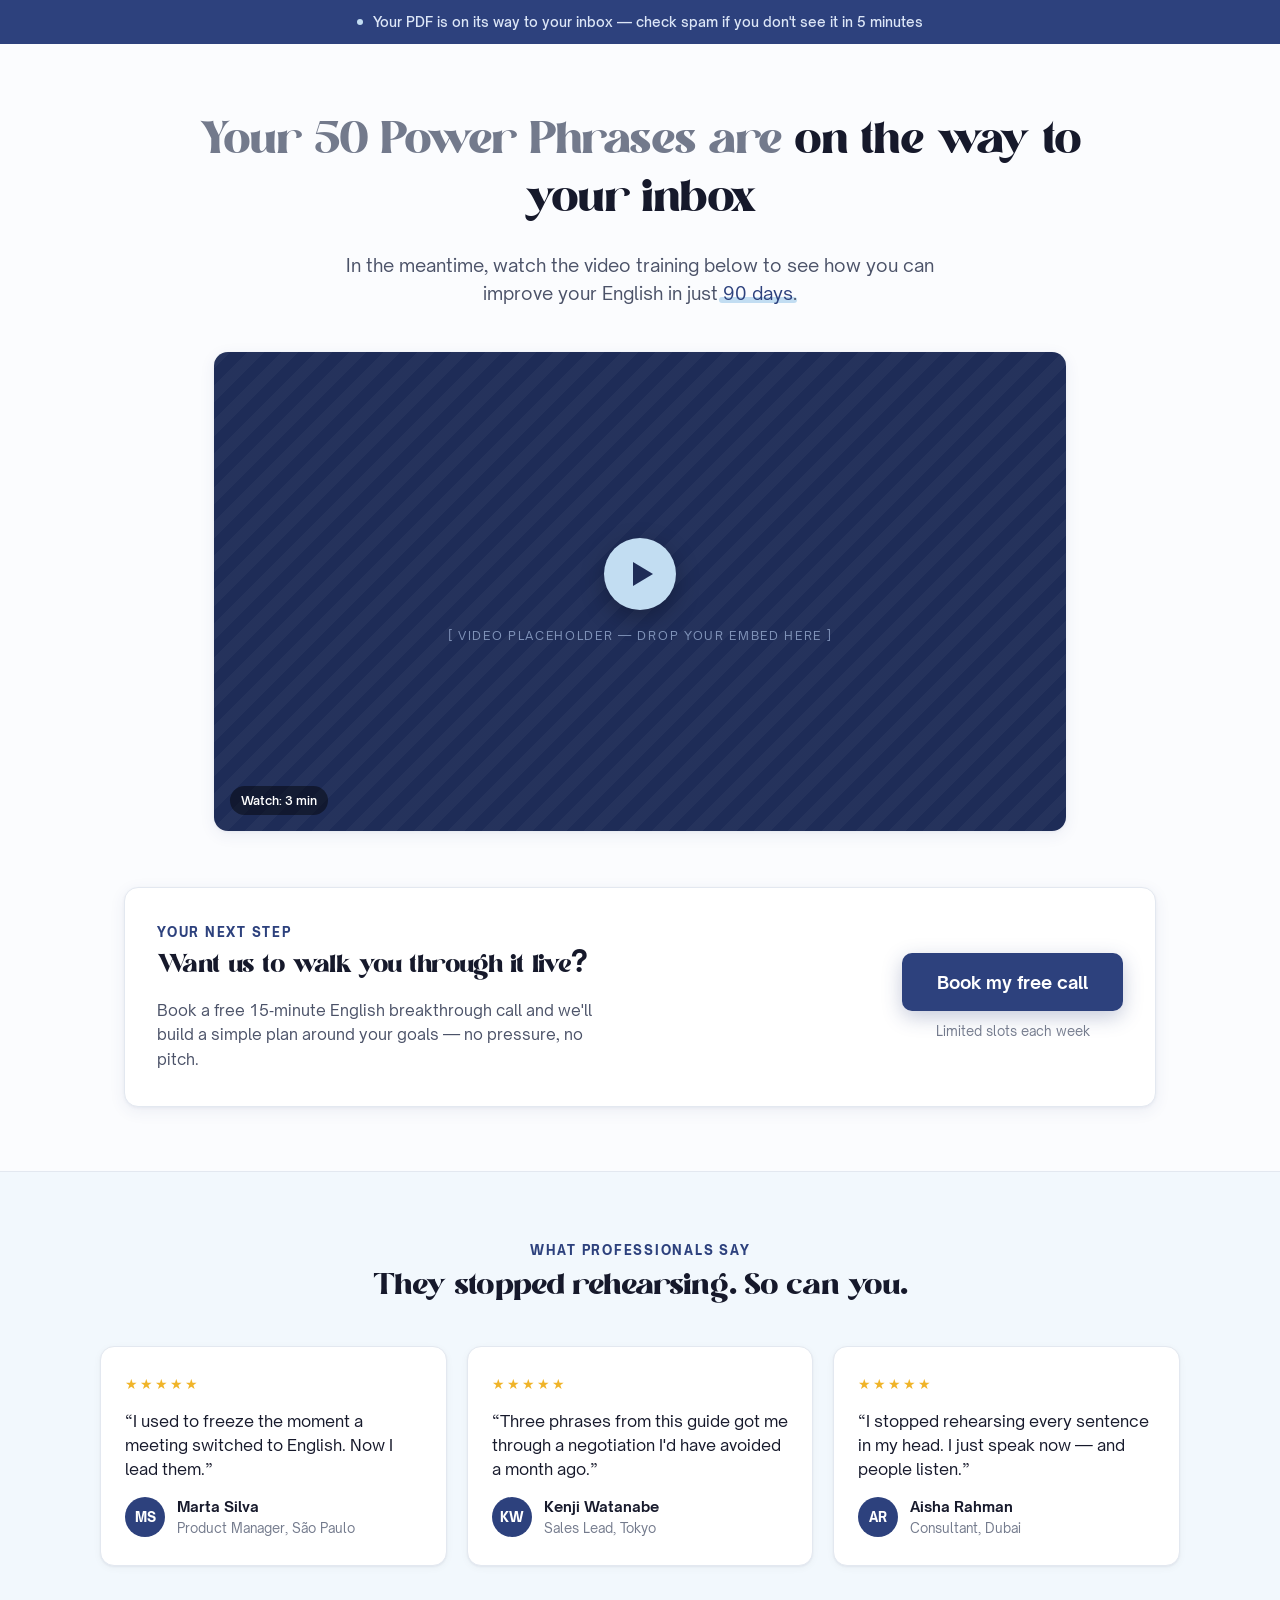
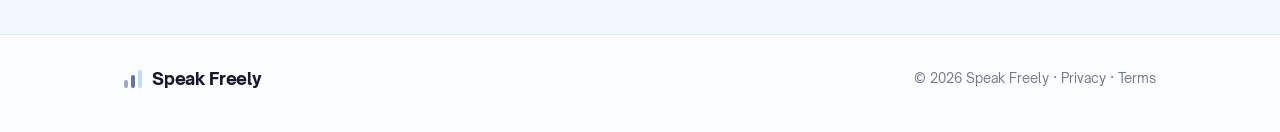
<file: 50-power-phrases-thank-you/index.html>
<!DOCTYPE html>
<html lang="en">
<head>
<meta charset="utf-8" />
<meta name="viewport" content="width=device-width, initial-scale=1" />
<!-- Google Tag Manager -->
<script>(function(w,d,s,l,i){w[l]=w[l]||[];w[l].push({'gtm.start':
new Date().getTime(),event:'gtm.js'});var f=d.getElementsByTagName(s)[0],
j=d.createElement(s),dl=l!='dataLayer'?'&l='+l:'';j.async=true;j.src=
'https://www.googletagmanager.com/gtm.js?id='+i+dl;f.parentNode.insertBefore(j,f);
})(window,document,'script','dataLayer','GTM-TP2X4FL4');</script>
<!-- End Google Tag Manager -->
<title>You're in — Speak Freely</title>
<meta name="description" content="Your PDF is on its way. Watch this quick video first, then book your free English breakthrough call." />
<link rel="preload" href="/assets/fonts/OpenSauceSans-Regular.woff2" as="font" type="font/woff2" crossorigin />
<link rel="preload" href="/assets/fonts/OpenSauceSans-Black.woff2" as="font" type="font/woff2" crossorigin />
<link rel="stylesheet" href="/styles.css" />
</head>
<body>
<!-- Google Tag Manager (noscript) -->
<noscript><iframe src="https://www.googletagmanager.com/ns.html?id=GTM-TP2X4FL4"
height="0" width="0" style="display:none;visibility:hidden"></iframe></noscript>
<!-- End Google Tag Manager (noscript) -->

  <!-- Announcement banner -->
  <div class="announcement-bar">
    <span class="announcement-bar__dot"></span>
    <span>Your PDF is on its way to your inbox — check spam if you don't see it in 5 minutes</span>
  </div>

  <!-- Hero -->
  <section class="hero hero--centered">
    <h1 class="hero__headline">
      <span class="tone-muted">Your 50 Power Phrases are </span><span class="tone-ink">on the way to your inbox</span>
    </h1>
    <p class="hero__subtext">In the meantime, watch the video training below to see how you can improve your English in just <span class="tone-ink highlight">90 days<span class="highlight__mark"></span></span>.</p>
  </section>

  <!-- Video placeholder -->
  <section class="video-section">
    <div class="video-card">
      <div class="video-card__stripes"></div>
      <div class="video-card__center">
        <button type="button" class="play-button" aria-label="Play video">
          <span class="play-button__icon"></span>
        </button>
        <div class="video-card__label">[ video placeholder — drop your embed here ]</div>
      </div>
      <div class="video-card__duration">Watch: 3 min</div>
    </div>
  </section>

  <!-- Primary CTA -->
  <section class="container cta-section">
    <div class="cta-card">
      <div class="cta-card__copy">
        <div class="eyebrow cta-card__eyebrow">Your next step</div>
        <h2 class="cta-card__heading">Want us to walk you through it live?</h2>
        <p class="cta-card__text">Book a free 15‑minute English breakthrough call and we'll build a simple plan around your goals — no pressure, no pitch.</p>
      </div>
      <div class="cta-card__action">
        <button type="button" class="btn btn--primary btn--xl" data-open-survey>Book my free call</button>
        <span class="cta-card__slots">Limited slots each week</span>
      </div>
    </div>
  </section>

  <!-- Testimonials -->
  <section class="band-teal">
    <div class="band-teal__inner">
      <div class="band-teal__head">
        <div class="band-teal__eyebrow">What professionals say</div>
        <h2 class="band-teal__heading">They stopped rehearsing. So can you.</h2>
      </div>
      <div class="testimonial-grid">
        <figure class="testimonial-card">
          <div class="testimonial-card__stars">&#9733;&#9733;&#9733;&#9733;&#9733;</div>
          <blockquote class="testimonial-card__quote">&#8220;I used to freeze the moment a meeting switched to English. Now I lead them.&#8221;</blockquote>
          <figcaption class="testimonial-card__author">
            <span class="testimonial-card__avatar">MS</span>
            <span>
              <span class="testimonial-card__name">Marta Silva</span>
              <span class="testimonial-card__role">Product Manager, S&#227;o Paulo</span>
            </span>
          </figcaption>
        </figure>
        <figure class="testimonial-card">
          <div class="testimonial-card__stars">&#9733;&#9733;&#9733;&#9733;&#9733;</div>
          <blockquote class="testimonial-card__quote">&#8220;Three phrases from this guide got me through a negotiation I'd have avoided a month ago.&#8221;</blockquote>
          <figcaption class="testimonial-card__author">
            <span class="testimonial-card__avatar">KW</span>
            <span>
              <span class="testimonial-card__name">Kenji Watanabe</span>
              <span class="testimonial-card__role">Sales Lead, Tokyo</span>
            </span>
          </figcaption>
        </figure>
        <figure class="testimonial-card">
          <div class="testimonial-card__stars">&#9733;&#9733;&#9733;&#9733;&#9733;</div>
          <blockquote class="testimonial-card__quote">&#8220;I stopped rehearsing every sentence in my head. I just speak now — and people listen.&#8221;</blockquote>
          <figcaption class="testimonial-card__author">
            <span class="testimonial-card__avatar">AR</span>
            <span>
              <span class="testimonial-card__name">Aisha Rahman</span>
              <span class="testimonial-card__role">Consultant, Dubai</span>
            </span>
          </figcaption>
        </figure>
      </div>
    </div>
  </section>

  <!-- Footer -->
  <footer class="site-footer">
    <span class="brand">
      <span class="brand-mark"><span></span><span></span><span></span></span>
      Speak Freely
    </span>
    <div class="site-footer__meta">&#169; 2026 Speak Freely &#183; Privacy &#183; Terms</div>
  </footer>

  <!-- Booking survey popup -->
  <div class="modal-overlay" id="survey-modal" data-backdrop-close>
    <div class="modal-panel modal-panel--survey">
      <button type="button" class="modal-close" aria-label="Close" data-close-survey>&#215;</button>
      <iframe src="https://app.englishwithsamar.com/widget/survey/qlJQNj9iGqK8BM5xyDX7"
        style="border:none;width:100%;" scrolling="no"
        id="qlJQNj9iGqK8BM5xyDX7" title="survey"></iframe>
    </div>
  </div>
  <script src="https://app.englishwithsamar.com/js/form_embed.js"></script>
  <script>
    (function () {
      var modal = document.getElementById('survey-modal');
      function openSurvey() { modal.classList.add('is-open'); document.body.style.overflow = 'hidden'; }
      function closeSurvey() { modal.classList.remove('is-open'); document.body.style.overflow = ''; }

      document.querySelectorAll('[data-open-survey]').forEach(function (el) {
        el.addEventListener('click', openSurvey);
      });
      document.querySelectorAll('[data-close-survey]').forEach(function (el) {
        el.addEventListener('click', closeSurvey);
      });
      modal.addEventListener('click', function (e) { if (e.target === modal) closeSurvey(); });
      document.addEventListener('keydown', function (e) {
        if (e.key === 'Escape' && modal.classList.contains('is-open')) closeSurvey();
      });
    })();
  </script>

<!-- Agenci.io external tracking -->
<script
  src="https://app.englishwithsamar.com/js/external-tracking.js"
  data-tracking-id="tk_37529f232c7f46e1adb16443847253c5"></script>
</body>
</html>
</file>
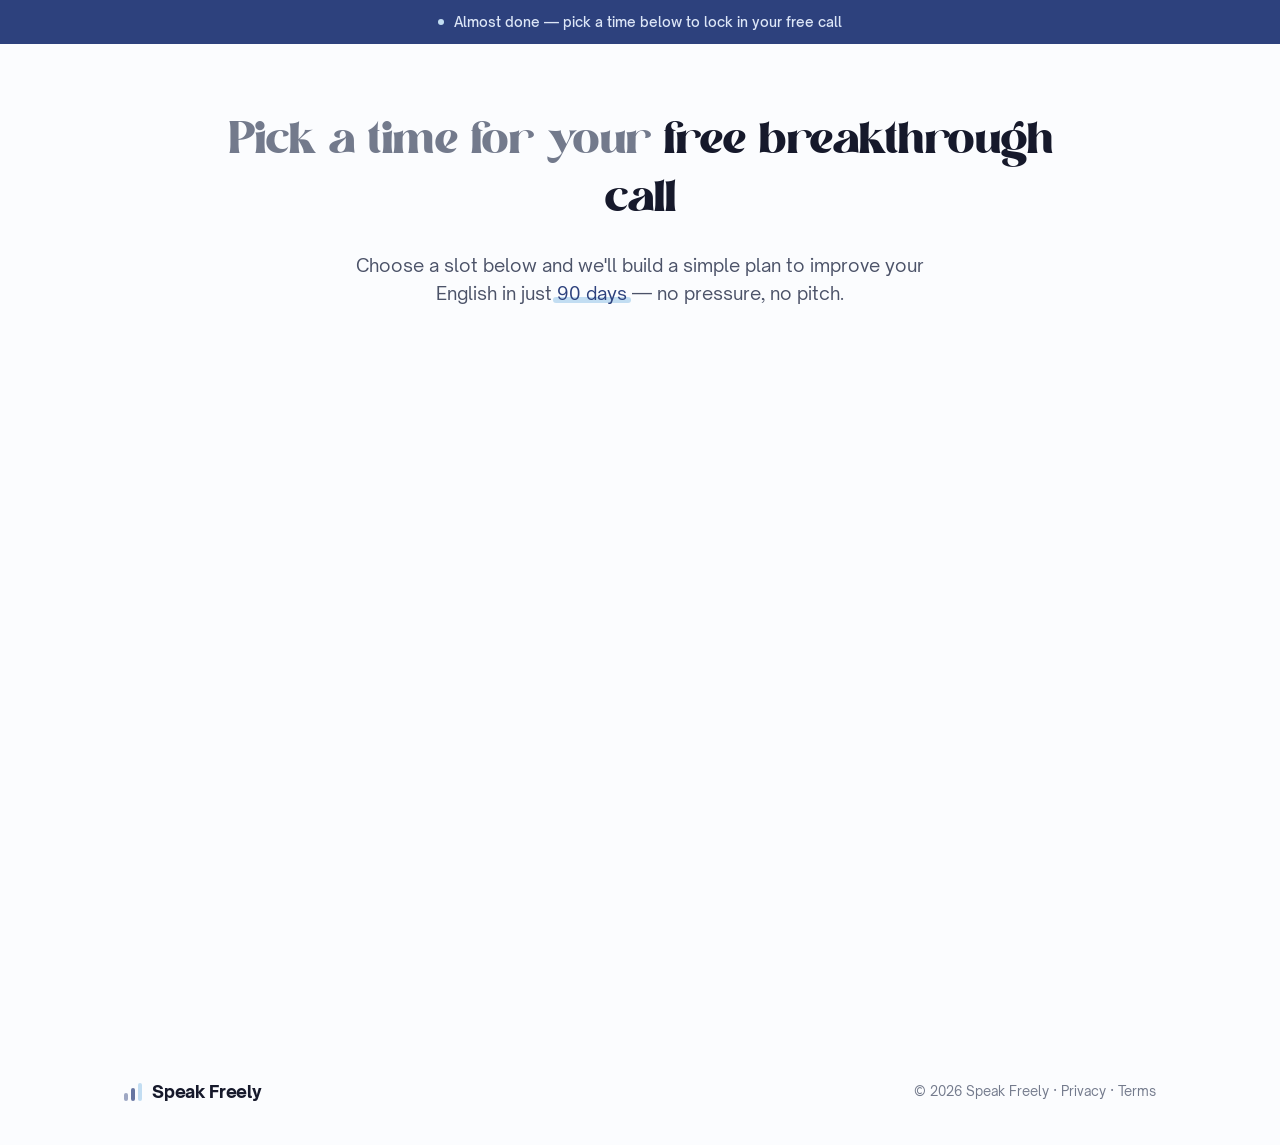
<file: 90-day-call/index.html>
<!DOCTYPE html>
<html lang="en">
<head>
<meta charset="utf-8" />
<meta name="viewport" content="width=device-width, initial-scale=1" />
<title>Book your free call — Speak Freely</title>
<meta name="description" content="Pick a time for your free English breakthrough call and we'll build a simple 90-day plan around your goals." />
<link rel="preconnect" href="https://fonts.googleapis.com" />
<link rel="preconnect" href="https://fonts.gstatic.com" crossorigin />
<link href="https://fonts.googleapis.com/css2?family=EB+Garamond:ital,wght@0,400;0,500;1,400&family=Figtree:wght@400;500;600;700&display=swap" rel="stylesheet" />
<link rel="stylesheet" href="/styles.css" />
<!-- Agenci.io external tracking -->
<script
  src="https://app.englishwithsamar.com/js/external-tracking.js"
  data-tracking-id="tk_37529f232c7f46e1adb16443847253c5"></script>
<style>
  .booking-wrap { max-width: 860px; margin: 0 auto; padding: 8px 20px 56px; }
  .booking-wrap iframe { display: block; width: 100%; border: none; min-height: 640px; }
</style>
</head>
<body>

  <!-- Announcement banner -->
  <div class="announcement-bar">
    <span class="announcement-bar__dot"></span>
    <span>Almost done — pick a time below to lock in your free call</span>
  </div>

  <!-- Hero -->
  <section class="hero hero--centered">
    <h1 class="hero__headline">
      <span class="tone-muted">Pick a time for your </span><span class="tone-ink">free breakthrough call</span>
    </h1>
    <p class="hero__subtext">Choose a slot below and we'll build a simple plan to improve your English in just <span class="tone-ink highlight">90 days<span class="highlight__mark"></span></span> — no pressure, no pitch.</p>
  </section>

  <!-- Calendar embed -->
  <section class="booking-wrap">
    <iframe src="https://app.englishwithsamar.com/widget/booking/QQcftn989MriCs9LRFPb"
      style="width:100%;border:none;overflow:hidden;" scrolling="no"
      id="QQcftn989MriCs9LRFPb_1784470341495" title="Book a call"></iframe>
  </section>

  <!-- Footer -->
  <footer class="site-footer">
    <span class="brand">
      <span class="brand-mark"><span></span><span></span><span></span></span>
      Speak Freely
    </span>
    <div class="site-footer__meta">&#169; 2026 Speak Freely &#183; Privacy &#183; Terms</div>
  </footer>

  <script src="https://app.englishwithsamar.com/js/form_embed.js" type="text/javascript"></script>
</body>
</html>
</file>
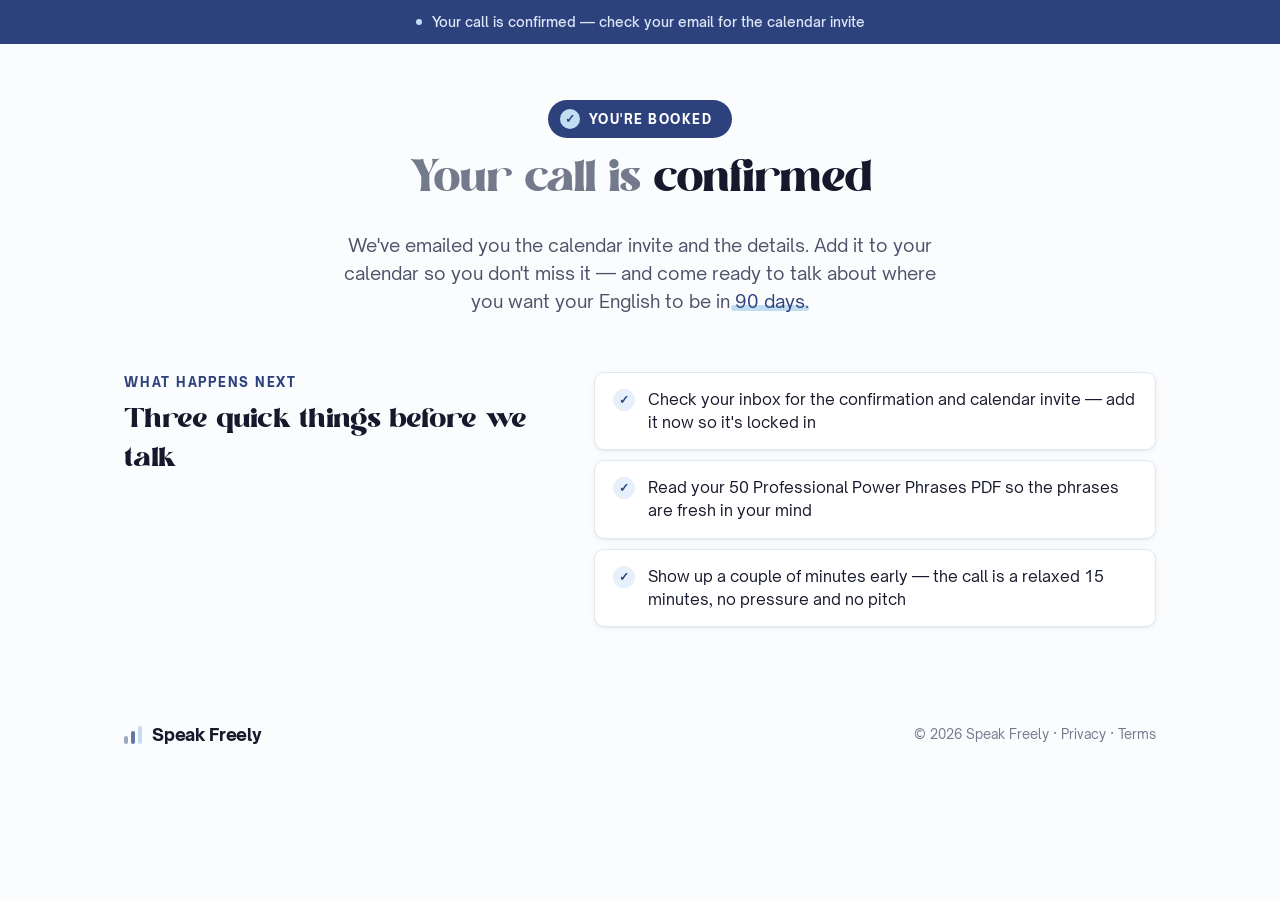
<file: 90-day-ty/index.html>
<!DOCTYPE html>
<html lang="en">
<head>
<meta charset="utf-8" />
<meta name="viewport" content="width=device-width, initial-scale=1" />
<title>You're booked — Speak Freely</title>
<meta name="description" content="Your free English breakthrough call is booked. Check your email for the calendar invite and details." />
<link rel="preconnect" href="https://fonts.googleapis.com" />
<link rel="preconnect" href="https://fonts.gstatic.com" crossorigin />
<link href="https://fonts.googleapis.com/css2?family=EB+Garamond:ital,wght@0,400;0,500;1,400&family=Figtree:wght@400;500;600;700&display=swap" rel="stylesheet" />
<link rel="stylesheet" href="/styles.css" />
<!-- Agenci.io external tracking -->
<script
  src="https://app.englishwithsamar.com/js/external-tracking.js"
  data-tracking-id="tk_37529f232c7f46e1adb16443847253c5"></script>
</head>
<body>

  <!-- Announcement banner -->
  <div class="announcement-bar">
    <span class="announcement-bar__dot"></span>
    <span>Your call is confirmed — check your email for the calendar invite</span>
  </div>

  <!-- Hero -->
  <section class="hero hero--centered">
    <div class="badge-fill">
      <span class="badge-fill__check">&#10003;</span>
      You're booked
    </div>
    <h1 class="hero__headline">
      <span class="tone-muted">Your call is </span><span class="tone-ink">confirmed</span>
    </h1>
    <p class="hero__subtext">We've emailed you the calendar invite and the details. Add it to your calendar so you don't miss it — and come ready to talk about where you want your English to be in <span class="tone-ink highlight">90 days<span class="highlight__mark"></span></span>.</p>
  </section>

  <!-- What happens next -->
  <section class="container inside-section">
    <div class="inside__intro">
      <div class="eyebrow inside__eyebrow">What happens next</div>
      <h2 class="inside__heading">Three quick things before we talk</h2>
    </div>
    <ul class="benefits-list">
      <li><span class="benefit-check">&#10003;</span><span class="benefit-text">Check your inbox for the confirmation and calendar invite — add it now so it's locked in</span></li>
      <li><span class="benefit-check">&#10003;</span><span class="benefit-text">Read your 50 Professional Power Phrases PDF so the phrases are fresh in your mind</span></li>
      <li><span class="benefit-check">&#10003;</span><span class="benefit-text">Show up a couple of minutes early — the call is a relaxed 15 minutes, no pressure and no pitch</span></li>
    </ul>
  </section>

  <!-- Footer -->
  <footer class="site-footer">
    <span class="brand">
      <span class="brand-mark"><span></span><span></span><span></span></span>
      Speak Freely
    </span>
    <div class="site-footer__meta">&#169; 2026 Speak Freely &#183; Privacy &#183; Terms</div>
  </footer>

</body>
</html>
</file>
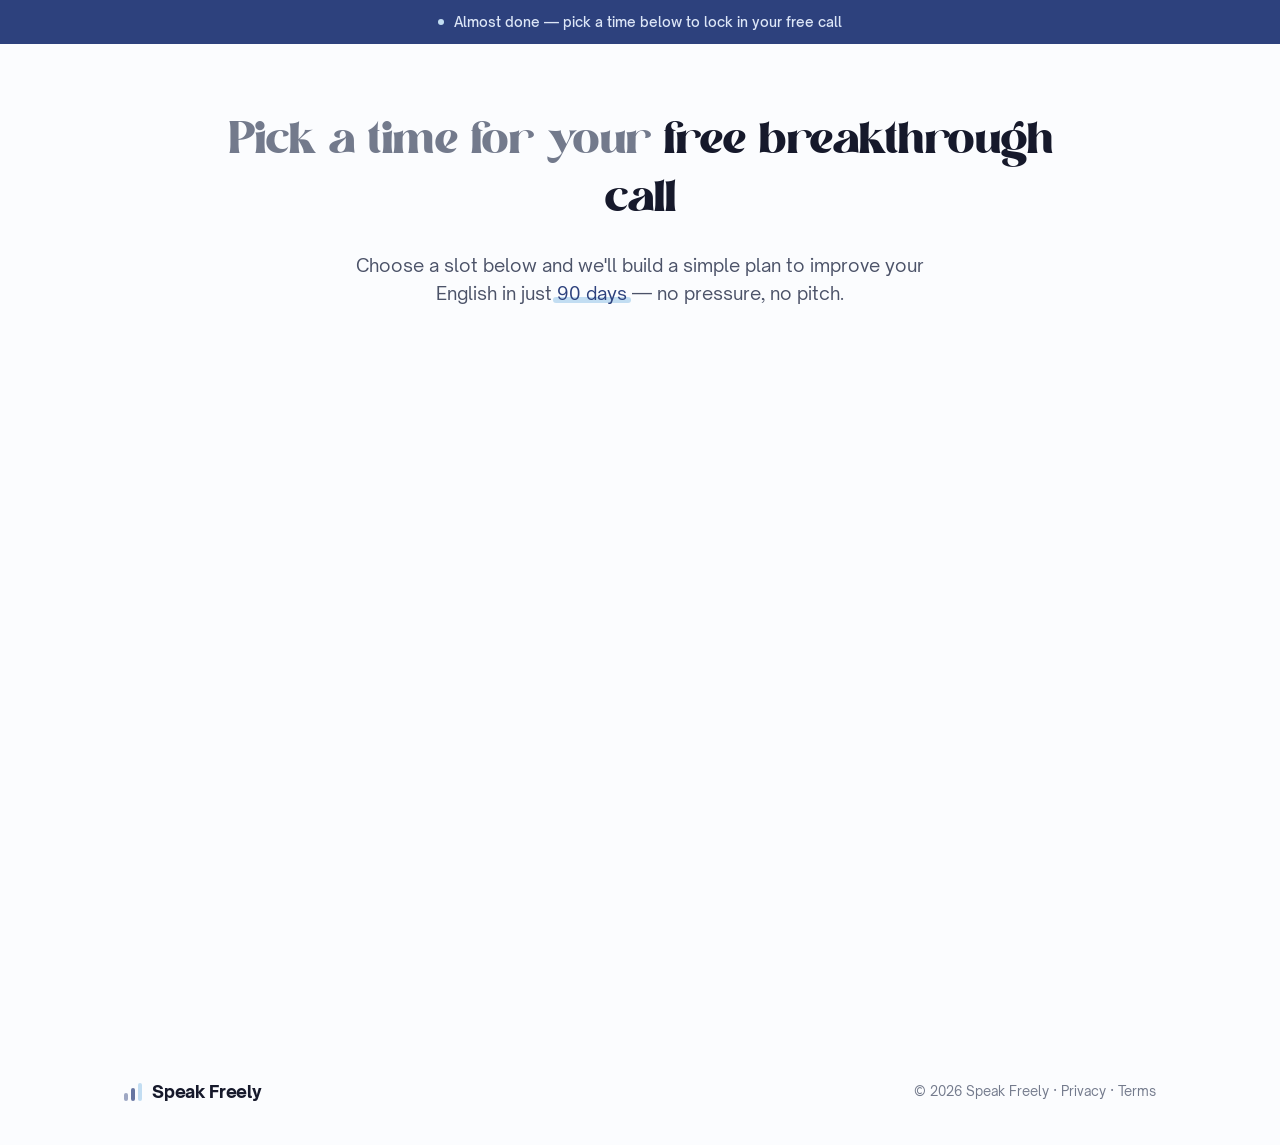
<file: calendar/index.html>
<!DOCTYPE html>
<html lang="en">
<head>
<meta charset="utf-8" />
<meta name="viewport" content="width=device-width, initial-scale=1" />
<!-- Google Tag Manager -->
<script>(function(w,d,s,l,i){w[l]=w[l]||[];w[l].push({'gtm.start':
new Date().getTime(),event:'gtm.js'});var f=d.getElementsByTagName(s)[0],
j=d.createElement(s),dl=l!='dataLayer'?'&l='+l:'';j.async=true;j.src=
'https://www.googletagmanager.com/gtm.js?id='+i+dl;f.parentNode.insertBefore(j,f);
})(window,document,'script','dataLayer','GTM-TP2X4FL4');</script>
<!-- End Google Tag Manager -->
<title>Book your free call — Speak Freely</title>
<meta name="description" content="Pick a time for your free English breakthrough call and we'll build a simple 90-day plan around your goals." />
<link rel="preload" href="/assets/fonts/OpenSauceSans-Regular.woff2" as="font" type="font/woff2" crossorigin />
<link rel="preload" href="/assets/fonts/OpenSauceSans-Black.woff2" as="font" type="font/woff2" crossorigin />
<link rel="stylesheet" href="/styles.css" />
</head>
<body>
<!-- Google Tag Manager (noscript) -->
<noscript><iframe src="https://www.googletagmanager.com/ns.html?id=GTM-TP2X4FL4"
height="0" width="0" style="display:none;visibility:hidden"></iframe></noscript>
<!-- End Google Tag Manager (noscript) -->

  <!-- Announcement banner -->
  <div class="announcement-bar">
    <span class="announcement-bar__dot"></span>
    <span>Almost done — pick a time below to lock in your free call</span>
  </div>

  <!-- Hero -->
  <section class="hero hero--centered">
    <h1 class="hero__headline">
      <span class="tone-muted">Pick a time for your </span><span class="tone-ink">free breakthrough call</span>
    </h1>
    <p class="hero__subtext">Choose a slot below and we'll build a simple plan to improve your English in just <span class="tone-ink highlight">90 days<span class="highlight__mark"></span></span> — no pressure, no pitch.</p>
  </section>

  <!-- Calendar embed -->
  <section class="booking-wrap">
    <iframe src="https://app.englishwithsamar.com/widget/booking/QQcftn989MriCs9LRFPb"
      style="width:100%;border:none;overflow:hidden;" scrolling="no"
      id="QQcftn989MriCs9LRFPb_1784470341495" title="Book a call"></iframe>
  </section>

  <!-- Footer -->
  <footer class="site-footer">
    <span class="brand">
      <span class="brand-mark"><span></span><span></span><span></span></span>
      Speak Freely
    </span>
    <div class="site-footer__meta">&#169; 2026 Speak Freely &#183; Privacy &#183; Terms</div>
  </footer>

  <script src="https://app.englishwithsamar.com/js/form_embed.js" type="text/javascript"></script>
<!-- Agenci.io external tracking -->
<script
  src="https://app.englishwithsamar.com/js/external-tracking.js"
  data-tracking-id="tk_37529f232c7f46e1adb16443847253c5"></script>
</body>
</html>
</file>
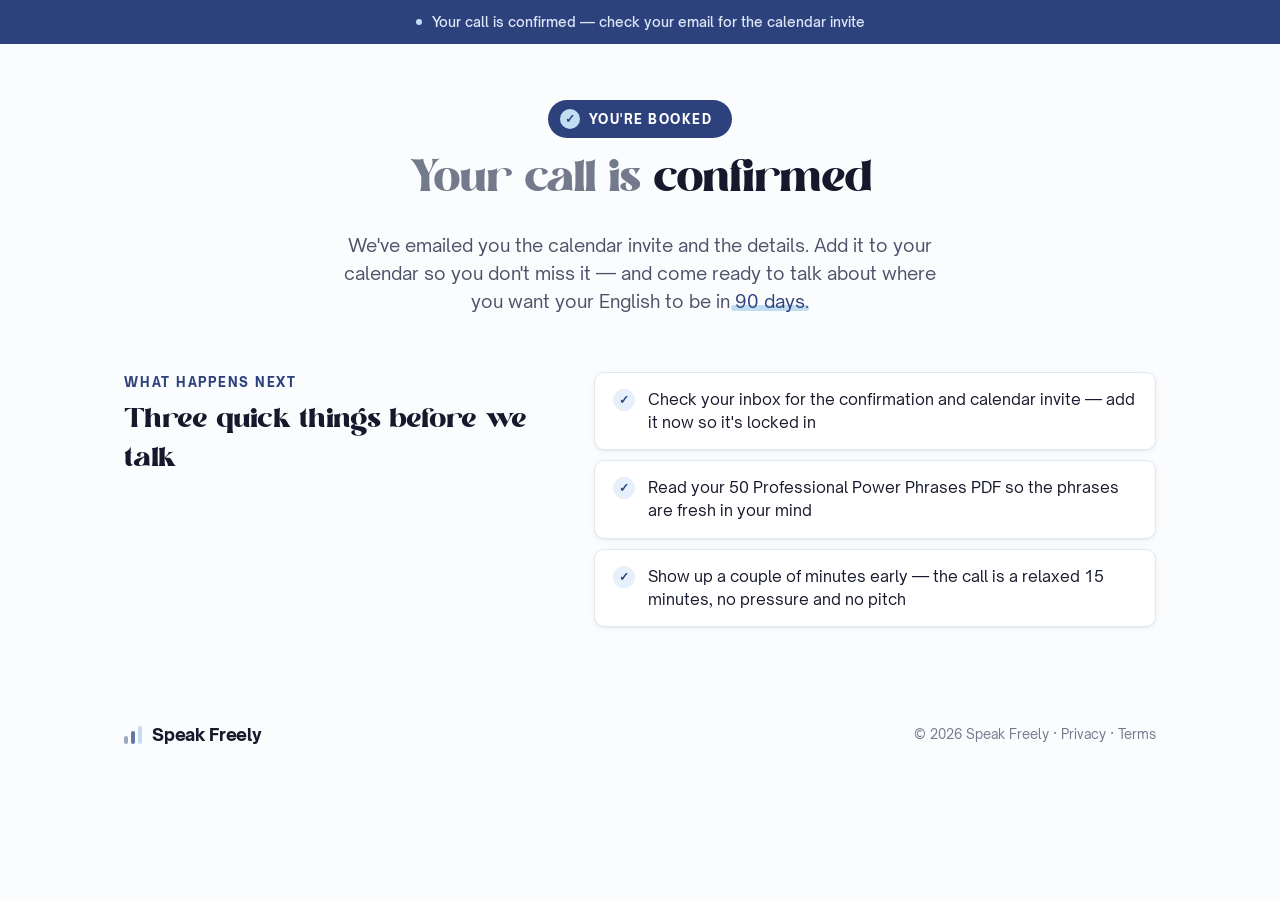
<file: call-confirmed/index.html>
<!DOCTYPE html>
<html lang="en">
<head>
<meta charset="utf-8" />
<meta name="viewport" content="width=device-width, initial-scale=1" />
<!-- Google Tag Manager -->
<script>(function(w,d,s,l,i){w[l]=w[l]||[];w[l].push({'gtm.start':
new Date().getTime(),event:'gtm.js'});var f=d.getElementsByTagName(s)[0],
j=d.createElement(s),dl=l!='dataLayer'?'&l='+l:'';j.async=true;j.src=
'https://www.googletagmanager.com/gtm.js?id='+i+dl;f.parentNode.insertBefore(j,f);
})(window,document,'script','dataLayer','GTM-TP2X4FL4');</script>
<!-- End Google Tag Manager -->
<title>You're booked — Speak Freely</title>
<meta name="description" content="Your free English breakthrough call is booked. Check your email for the calendar invite and details." />
<link rel="preload" href="/assets/fonts/OpenSauceSans-Regular.woff2" as="font" type="font/woff2" crossorigin />
<link rel="preload" href="/assets/fonts/OpenSauceSans-Black.woff2" as="font" type="font/woff2" crossorigin />
<link rel="stylesheet" href="/styles.css" />
</head>
<body>
<!-- Google Tag Manager (noscript) -->
<noscript><iframe src="https://www.googletagmanager.com/ns.html?id=GTM-TP2X4FL4"
height="0" width="0" style="display:none;visibility:hidden"></iframe></noscript>
<!-- End Google Tag Manager (noscript) -->

  <!-- Announcement banner -->
  <div class="announcement-bar">
    <span class="announcement-bar__dot"></span>
    <span>Your call is confirmed — check your email for the calendar invite</span>
  </div>

  <!-- Hero -->
  <section class="hero hero--centered">
    <div class="badge-fill">
      <span class="badge-fill__check">&#10003;</span>
      You're booked
    </div>
    <h1 class="hero__headline">
      <span class="tone-muted">Your call is </span><span class="tone-ink">confirmed</span>
    </h1>
    <p class="hero__subtext">We've emailed you the calendar invite and the details. Add it to your calendar so you don't miss it — and come ready to talk about where you want your English to be in <span class="tone-ink highlight">90 days<span class="highlight__mark"></span></span>.</p>
  </section>

  <!-- What happens next -->
  <section class="container inside-section">
    <div class="inside__intro">
      <div class="eyebrow inside__eyebrow">What happens next</div>
      <h2 class="inside__heading">Three quick things before we talk</h2>
    </div>
    <ul class="benefits-list">
      <li><span class="benefit-check">&#10003;</span><span class="benefit-text">Check your inbox for the confirmation and calendar invite — add it now so it's locked in</span></li>
      <li><span class="benefit-check">&#10003;</span><span class="benefit-text">Read your 50 Professional Power Phrases PDF so the phrases are fresh in your mind</span></li>
      <li><span class="benefit-check">&#10003;</span><span class="benefit-text">Show up a couple of minutes early — the call is a relaxed 15 minutes, no pressure and no pitch</span></li>
    </ul>
  </section>

  <!-- Footer -->
  <footer class="site-footer">
    <span class="brand">
      <span class="brand-mark"><span></span><span></span><span></span></span>
      Speak Freely
    </span>
    <div class="site-footer__meta">&#169; 2026 Speak Freely &#183; Privacy &#183; Terms</div>
  </footer>

<!-- Agenci.io external tracking -->
<script
  src="https://app.englishwithsamar.com/js/external-tracking.js"
  data-tracking-id="tk_37529f232c7f46e1adb16443847253c5"></script>
</body>
</html>
</file>
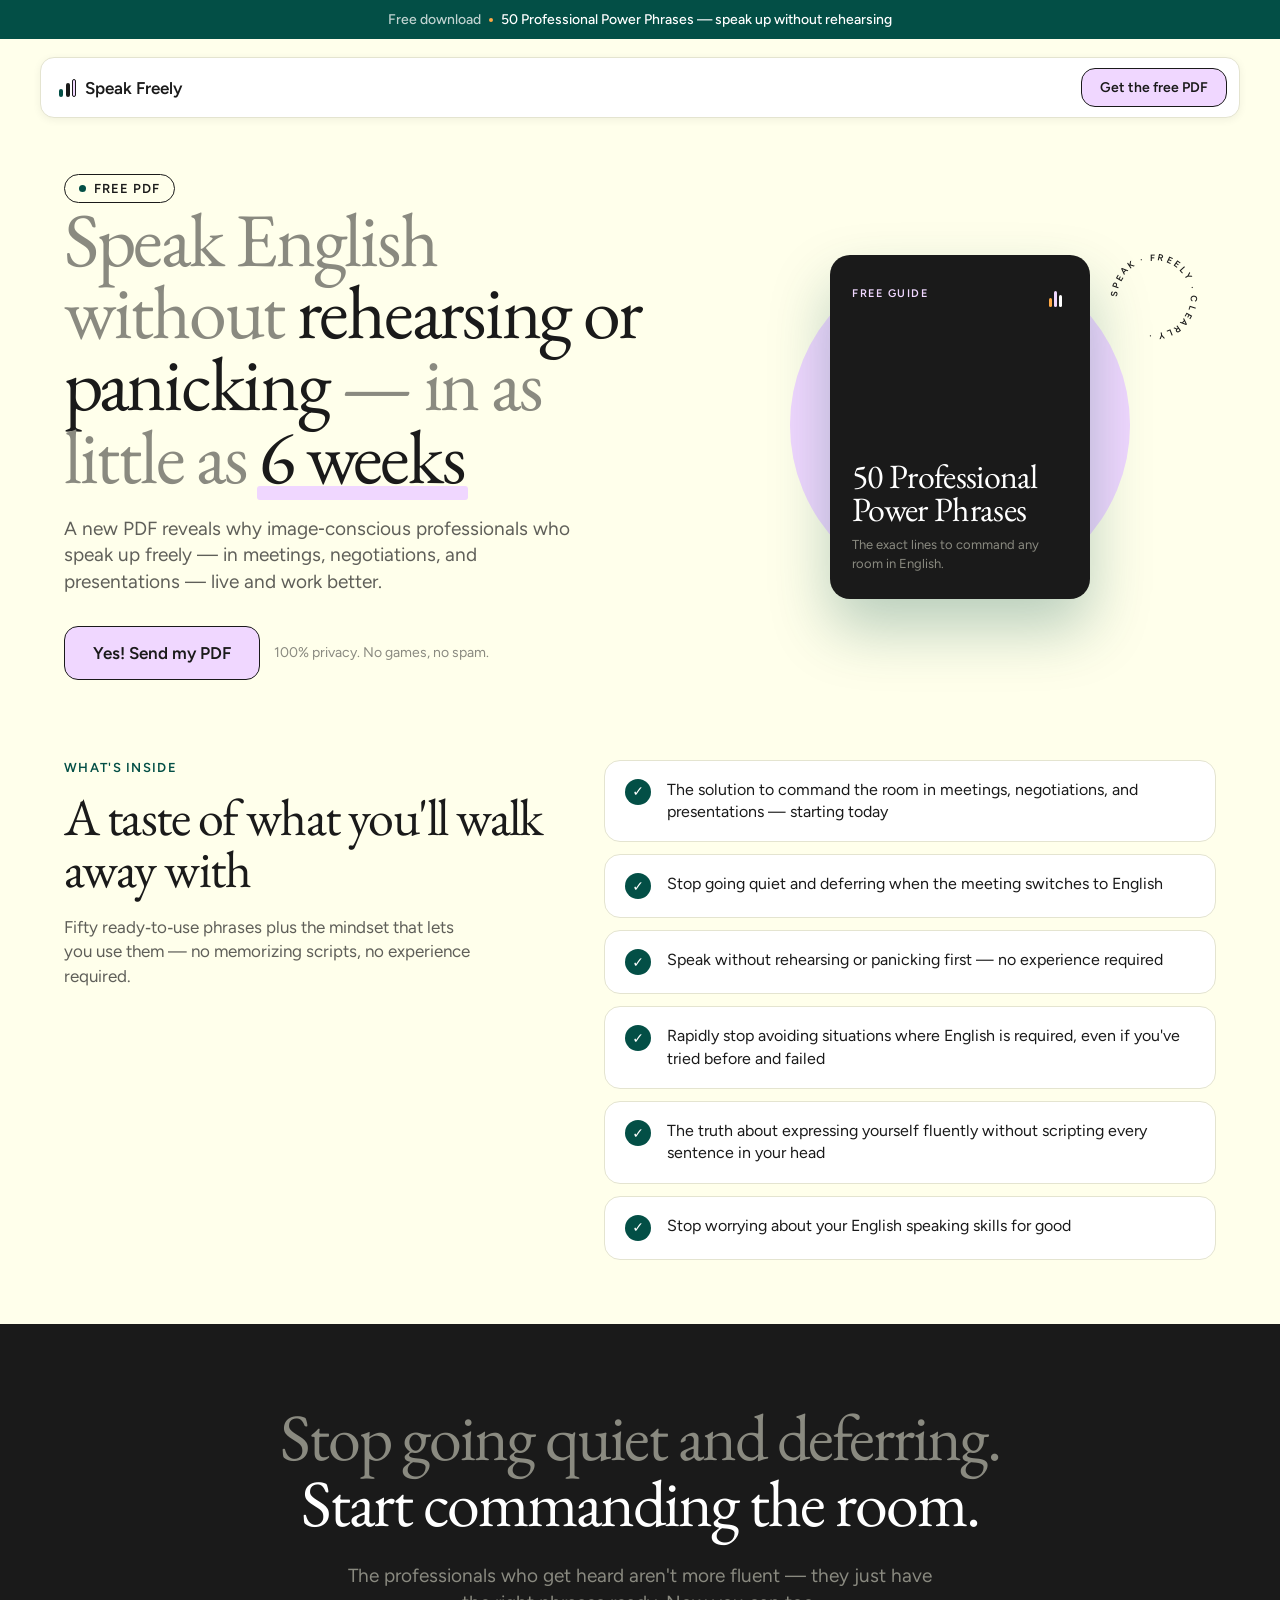
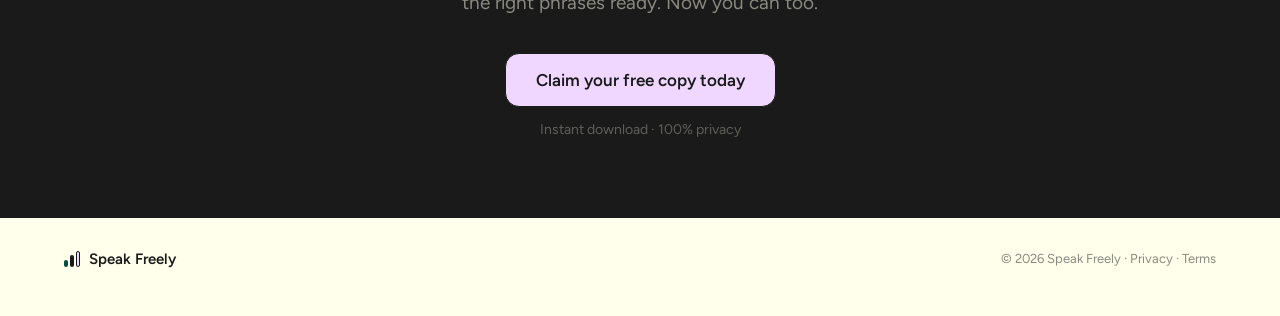
<file: site/index.html>
<!DOCTYPE html>
<html lang="en">
<head>
<meta charset="utf-8" />
<meta name="viewport" content="width=device-width, initial-scale=1" />
<title>50 Professional Power Phrases — Free PDF | Speak Freely</title>
<meta name="description" content="A free PDF reveals why image-conscious professionals who speak up freely — in meetings, negotiations, and presentations — live and work better." />
<link rel="preconnect" href="https://fonts.googleapis.com" />
<link rel="preconnect" href="https://fonts.gstatic.com" crossorigin />
<link href="https://fonts.googleapis.com/css2?family=EB+Garamond:ital,wght@0,400;0,500;1,400&family=Figtree:wght@400;500;600;700&display=swap" rel="stylesheet" />
<link rel="stylesheet" href="styles.css" />
</head>
<body>

  <!-- Announcement banner -->
  <div class="announcement-bar">
    <span class="announcement-bar__muted">Free download</span>
    <span class="announcement-bar__dot"></span>
    <span>50 Professional Power Phrases — speak up without rehearsing</span>
  </div>

  <!-- Nav -->
  <div class="nav-wrap">
    <nav class="navbar">
      <span class="brand">
        <span class="brand-mark"><span></span><span></span><span></span></span>
        Speak Freely
      </span>
      <button type="button" class="btn btn--primary btn--sm" data-open-modal>Get the free PDF</button>
    </nav>
  </div>

  <!-- Hero -->
  <section class="container hero">
    <div class="hero__copy">
      <div class="badge-outline">
        <span class="badge-outline__dot"></span>
        Free PDF
      </div>
      <h1 class="hero__headline">
        <span class="tone-muted">Speak English without </span><span class="tone-ink">rehearsing or panicking</span><span class="tone-muted"> — in as little as </span><span class="tone-ink highlight">6 weeks<span class="highlight__mark"></span></span>
      </h1>
      <p class="hero__subtext">A new PDF reveals why image‑conscious professionals who speak up freely — in meetings, negotiations, and presentations — live and work better.</p>
      <div class="hero__actions">
        <button type="button" class="btn btn--primary btn--lg" data-open-modal>Yes! Send my PDF</button>
        <span class="hero__note">100% privacy. No games, no spam.</span>
      </div>
    </div>

    <!-- Book cover + decorative orb -->
    <div class="hero__visual">
      <div class="book-orb"></div>
      <div class="book-orbit-text">
        <svg viewBox="0 0 100 100" width="96" height="96">
          <defs><path id="circPath" d="M50,50 m-38,0 a38,38 0 1,1 76,0 a38,38 0 1,1 -76,0" /></defs>
          <text font-family="Figtree" font-size="9.5" font-weight="600" letter-spacing="2.5" fill="#1a1a1a"><textPath href="#circPath">SPEAK &#183; FREELY &#183; CLEARLY &#183; </textPath></text>
        </svg>
      </div>
      <div class="book-cover">
        <div class="book-cover__top">
          <span class="book-cover__label">Free Guide</span>
          <span class="book-cover__wave"><span></span><span></span><span></span></span>
        </div>
        <div>
          <div class="book-cover__title">50 Professional Power Phrases</div>
          <div class="book-cover__subtitle">The exact lines to command any room in English.</div>
        </div>
      </div>
    </div>
  </section>

  <!-- What's inside -->
  <section class="container inside-section">
    <div class="inside__intro">
      <div class="eyebrow inside__eyebrow">What's inside</div>
      <h2 class="inside__heading">A taste of what you'll walk away with</h2>
      <p class="inside__text">Fifty ready‑to‑use phrases plus the mindset that lets you use them — no memorizing scripts, no experience required.</p>
    </div>
    <ul class="benefits-list">
      <li><span class="benefit-check">&#10003;</span><span class="benefit-text">The solution to command the room in meetings, negotiations, and presentations — starting today</span></li>
      <li><span class="benefit-check">&#10003;</span><span class="benefit-text">Stop going quiet and deferring when the meeting switches to English</span></li>
      <li><span class="benefit-check">&#10003;</span><span class="benefit-text">Speak without rehearsing or panicking first — no experience required</span></li>
      <li><span class="benefit-check">&#10003;</span><span class="benefit-text">Rapidly stop avoiding situations where English is required, even if you've tried before and failed</span></li>
      <li><span class="benefit-check">&#10003;</span><span class="benefit-text">The truth about expressing yourself fluently without scripting every sentence in your head</span></li>
      <li><span class="benefit-check">&#10003;</span><span class="benefit-text">Stop worrying about your English speaking skills for good</span></li>
    </ul>
  </section>

  <!-- Dark promise band -->
  <section class="band-dark">
    <div class="band-dark__inner">
      <h2 class="band-dark__heading">
        <span class="tone-muted">Stop going quiet and deferring.</span><br /><span style="color:var(--color-white);">Start commanding the room.</span>
      </h2>
      <p class="band-dark__text">The professionals who get heard aren't more fluent — they just have the right phrases ready. Now you can too.</p>
      <button type="button" class="btn btn--primary btn--xl" data-open-modal>Claim your free copy today</button>
      <div class="band-dark__caption">Instant download &#183; 100% privacy</div>
    </div>
  </section>

  <!-- Footer -->
  <footer class="site-footer">
    <span class="brand">
      <span class="brand-mark"><span></span><span></span><span></span></span>
      Speak Freely
    </span>
    <div class="site-footer__meta">&#169; 2026 Speak Freely &#183; Privacy &#183; Terms</div>
  </footer>

  <!-- Opt-in modal -->
  <div class="modal-overlay" id="optin-modal" data-backdrop-close>
    <div class="modal-panel">
      <button type="button" class="modal-close" aria-label="Close" data-close-modal>&#215;</button>
      <div class="eyebrow modal-eyebrow">Almost there</div>
      <h3 class="modal-title">Where should we send it?</h3>
      <p class="modal-text">Enter your details and we'll deliver the 50 Professional Power Phrases PDF straight to your inbox.</p>
      <form id="optin-form" class="modal-form">
        <input type="text" name="first_name" placeholder="First name" required class="form-input" />
        <input type="email" name="email" placeholder="Email address" required class="form-input" />
        <input type="tel" name="phone" placeholder="Phone number" required class="form-input" />
        <input type="text" name="instagram" placeholder="Instagram handle" required class="form-input" />
        <button type="submit" class="btn btn--primary btn--block">Yes! Send my PDF</button>
        <p class="form-note">100% privacy. We'll never share your details.</p>
      </form>
    </div>
  </div>

  <script>
    var modal = document.getElementById('optin-modal');

    function openModal() {
      modal.classList.add('is-open');
      document.body.style.overflow = 'hidden';
    }
    function closeModal() {
      modal.classList.remove('is-open');
      document.body.style.overflow = '';
    }

    document.querySelectorAll('[data-open-modal]').forEach(function (el) {
      el.addEventListener('click', openModal);
    });
    document.querySelectorAll('[data-close-modal]').forEach(function (el) {
      el.addEventListener('click', closeModal);
    });
    modal.addEventListener('click', function (e) {
      if (e.target === modal) closeModal();
    });
    document.addEventListener('keydown', function (e) {
      if (e.key === 'Escape' && modal.classList.contains('is-open')) closeModal();
    });

    document.getElementById('optin-form').addEventListener('submit', function (e) {
      e.preventDefault();
      window.location.href = 'thank-you.html';
    });
  </script>
</body>
</html>
</file>
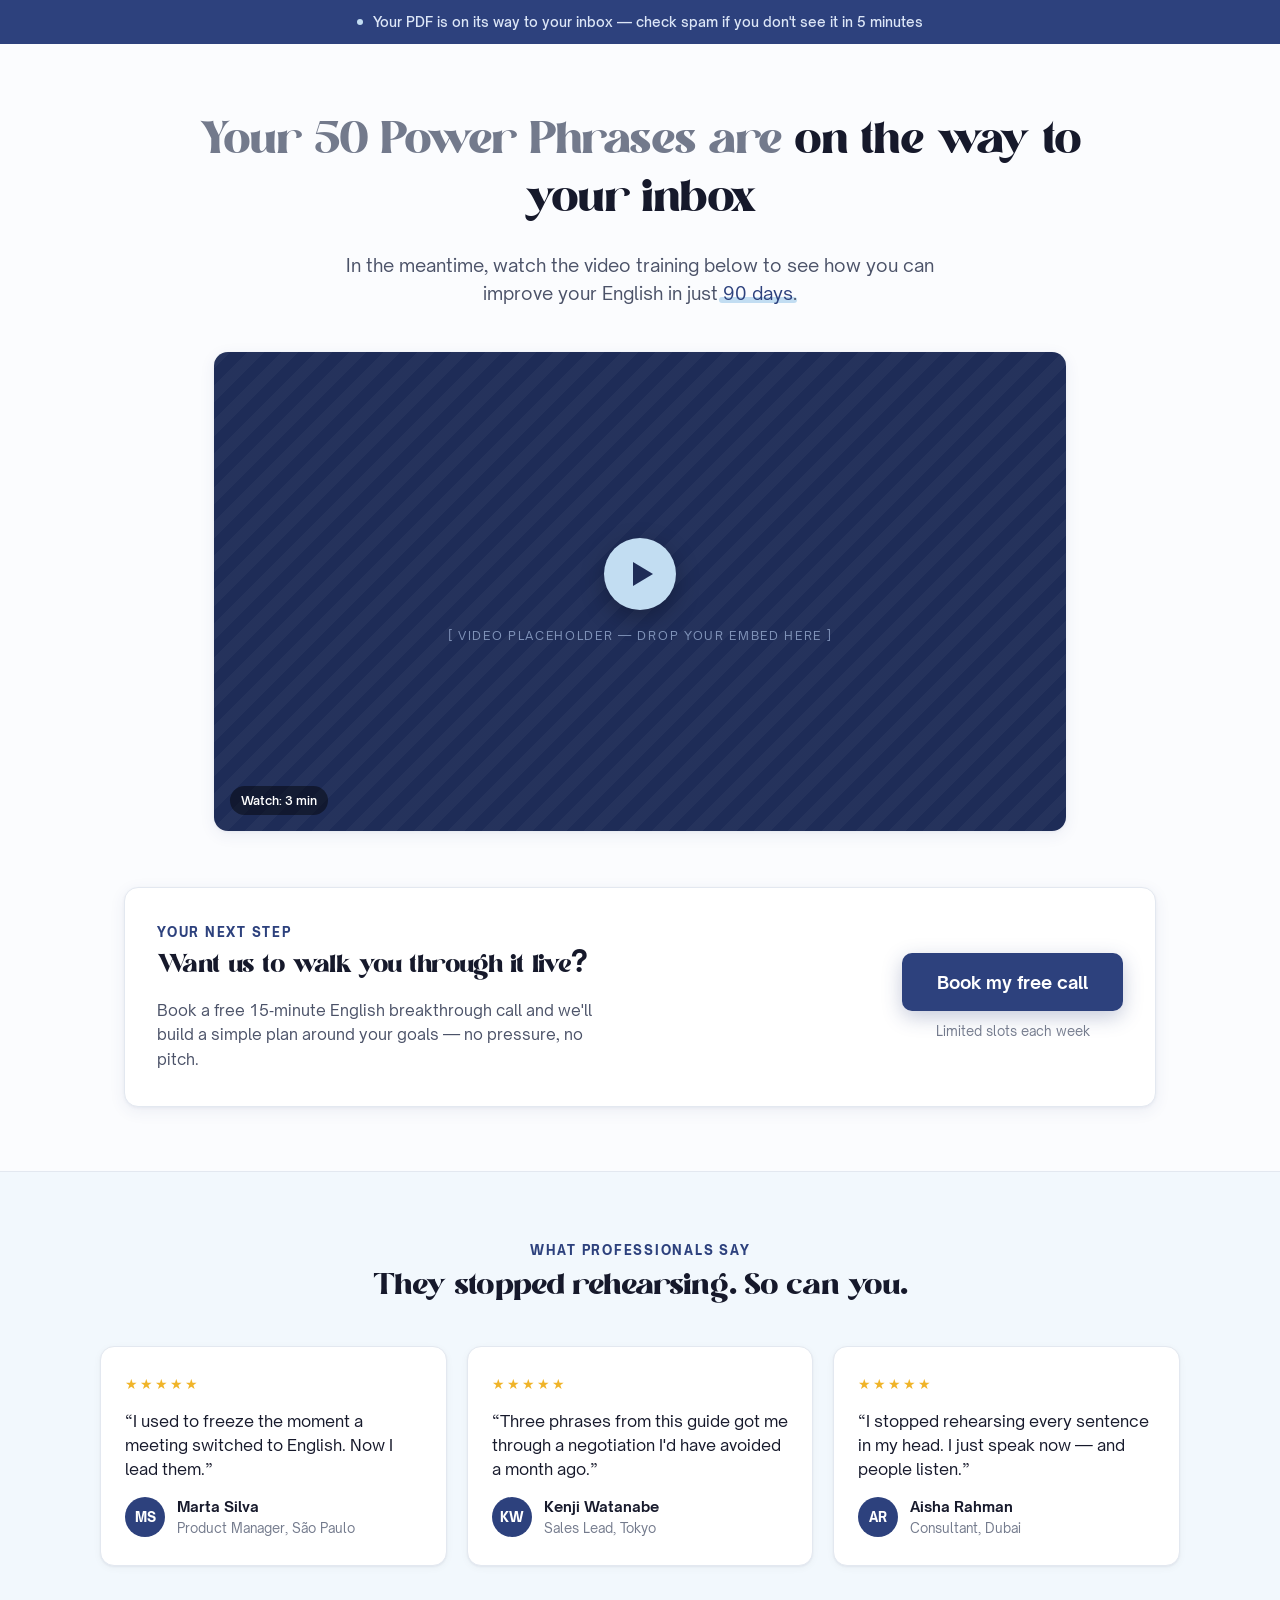
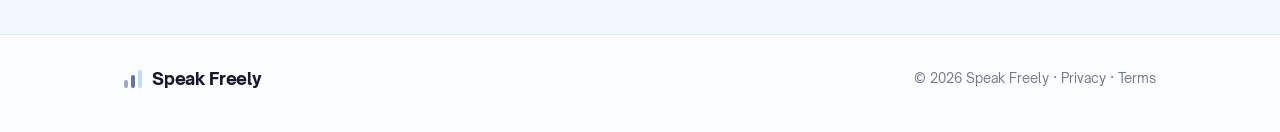
<file: thank-you/index.html>
<!DOCTYPE html>
<html lang="en">
<head>
<meta charset="utf-8" />
<meta name="viewport" content="width=device-width, initial-scale=1" />
<title>You're in — Speak Freely</title>
<meta name="description" content="Your PDF is on its way. Watch this quick video first, then book your free English breakthrough call." />
<link rel="preconnect" href="https://fonts.googleapis.com" />
<link rel="preconnect" href="https://fonts.gstatic.com" crossorigin />
<link href="https://fonts.googleapis.com/css2?family=EB+Garamond:ital,wght@0,400;0,500;1,400&family=Figtree:wght@400;500;600;700&display=swap" rel="stylesheet" />
<link rel="stylesheet" href="/styles.css" />
<style>
  /* Survey popup: wider panel, minimal padding, scrolls if taller than viewport */
  .modal-panel--survey {
    max-width: 620px;
    padding: 44px 16px 16px;
    max-height: 92vh;
    overflow-y: auto;
  }
  .modal-panel--survey iframe { display: block; width: 100%; border: none; min-height: 480px; }
</style>
<!-- Agenci.io external tracking -->
<script
  src="https://app.englishwithsamar.com/js/external-tracking.js"
  data-tracking-id="tk_37529f232c7f46e1adb16443847253c5"></script>
</head>
<body>

  <!-- Announcement banner -->
  <div class="announcement-bar">
    <span class="announcement-bar__dot"></span>
    <span>Your PDF is on its way to your inbox — check spam if you don't see it in 5 minutes</span>
  </div>

  <!-- Hero -->
  <section class="hero hero--centered">
    <h1 class="hero__headline">
      <span class="tone-muted">Your 50 Power Phrases are </span><span class="tone-ink">on the way to your inbox</span>
    </h1>
    <p class="hero__subtext">In the meantime, watch the video training below to see how you can improve your English in just <span class="tone-ink highlight">90 days<span class="highlight__mark"></span></span>.</p>
  </section>

  <!-- Video placeholder -->
  <section class="video-section">
    <div class="video-card">
      <div class="video-card__stripes"></div>
      <div class="video-card__center">
        <button type="button" class="play-button" aria-label="Play video">
          <span class="play-button__icon"></span>
        </button>
        <div class="video-card__label">[ video placeholder — drop your embed here ]</div>
      </div>
      <div class="video-card__duration">Watch: 3 min</div>
    </div>
  </section>

  <!-- Primary CTA -->
  <section class="container cta-section">
    <div class="cta-card">
      <div class="cta-card__copy">
        <div class="eyebrow cta-card__eyebrow">Your next step</div>
        <h2 class="cta-card__heading">Want us to walk you through it live?</h2>
        <p class="cta-card__text">Book a free 15‑minute English breakthrough call and we'll build a simple plan around your goals — no pressure, no pitch.</p>
      </div>
      <div class="cta-card__action">
        <button type="button" class="btn btn--primary btn--xl" data-open-survey>Book my free call</button>
        <span class="cta-card__slots">Limited slots each week</span>
      </div>
    </div>
  </section>

  <!-- Testimonials -->
  <section class="band-teal">
    <div class="band-teal__inner">
      <div class="band-teal__head">
        <div class="band-teal__eyebrow">What professionals say</div>
        <h2 class="band-teal__heading">They stopped rehearsing. So can you.</h2>
      </div>
      <div class="testimonial-grid">
        <figure class="testimonial-card">
          <div class="testimonial-card__stars">&#9733;&#9733;&#9733;&#9733;&#9733;</div>
          <blockquote class="testimonial-card__quote">&#8220;I used to freeze the moment a meeting switched to English. Now I lead them.&#8221;</blockquote>
          <figcaption class="testimonial-card__author">
            <span class="testimonial-card__avatar">MS</span>
            <span>
              <span class="testimonial-card__name">Marta Silva</span>
              <span class="testimonial-card__role">Product Manager, S&#227;o Paulo</span>
            </span>
          </figcaption>
        </figure>
        <figure class="testimonial-card">
          <div class="testimonial-card__stars">&#9733;&#9733;&#9733;&#9733;&#9733;</div>
          <blockquote class="testimonial-card__quote">&#8220;Three phrases from this guide got me through a negotiation I'd have avoided a month ago.&#8221;</blockquote>
          <figcaption class="testimonial-card__author">
            <span class="testimonial-card__avatar">KW</span>
            <span>
              <span class="testimonial-card__name">Kenji Watanabe</span>
              <span class="testimonial-card__role">Sales Lead, Tokyo</span>
            </span>
          </figcaption>
        </figure>
        <figure class="testimonial-card">
          <div class="testimonial-card__stars">&#9733;&#9733;&#9733;&#9733;&#9733;</div>
          <blockquote class="testimonial-card__quote">&#8220;I stopped rehearsing every sentence in my head. I just speak now — and people listen.&#8221;</blockquote>
          <figcaption class="testimonial-card__author">
            <span class="testimonial-card__avatar">AR</span>
            <span>
              <span class="testimonial-card__name">Aisha Rahman</span>
              <span class="testimonial-card__role">Consultant, Dubai</span>
            </span>
          </figcaption>
        </figure>
      </div>
    </div>
  </section>

  <!-- Footer -->
  <footer class="site-footer">
    <span class="brand">
      <span class="brand-mark"><span></span><span></span><span></span></span>
      Speak Freely
    </span>
    <div class="site-footer__meta">&#169; 2026 Speak Freely &#183; Privacy &#183; Terms</div>
  </footer>

  <!-- Booking survey popup -->
  <div class="modal-overlay" id="survey-modal" data-backdrop-close>
    <div class="modal-panel modal-panel--survey">
      <button type="button" class="modal-close" aria-label="Close" data-close-survey>&#215;</button>
      <iframe src="https://app.englishwithsamar.com/widget/survey/qlJQNj9iGqK8BM5xyDX7"
        style="border:none;width:100%;" scrolling="no"
        id="qlJQNj9iGqK8BM5xyDX7" title="survey"></iframe>
    </div>
  </div>
  <script src="https://app.englishwithsamar.com/js/form_embed.js"></script>
  <script>
    (function () {
      var modal = document.getElementById('survey-modal');
      function openSurvey() { modal.classList.add('is-open'); document.body.style.overflow = 'hidden'; }
      function closeSurvey() { modal.classList.remove('is-open'); document.body.style.overflow = ''; }

      document.querySelectorAll('[data-open-survey]').forEach(function (el) {
        el.addEventListener('click', openSurvey);
      });
      document.querySelectorAll('[data-close-survey]').forEach(function (el) {
        el.addEventListener('click', closeSurvey);
      });
      modal.addEventListener('click', function (e) { if (e.target === modal) closeSurvey(); });
      document.addEventListener('keydown', function (e) {
        if (e.key === 'Escape' && modal.classList.contains('is-open')) closeSurvey();
      });
    })();
  </script>

</body>
</html>
</file>
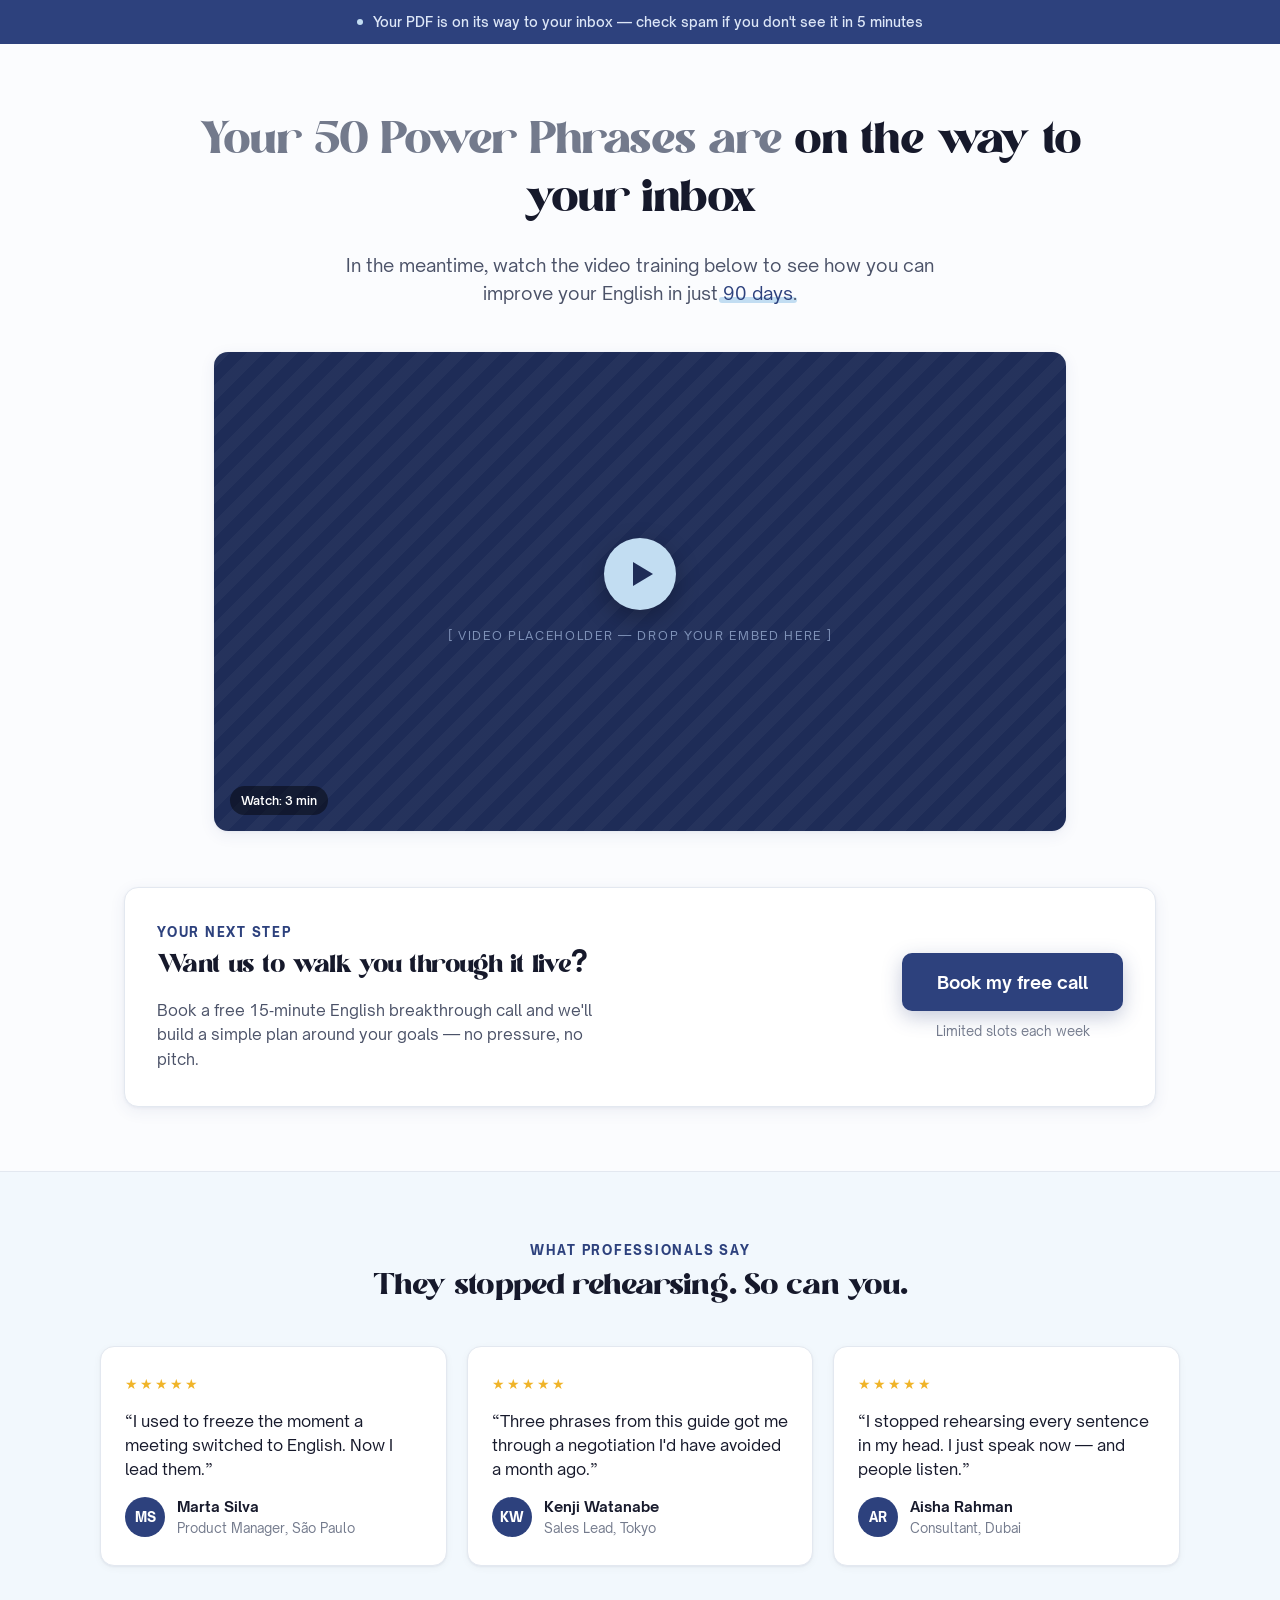
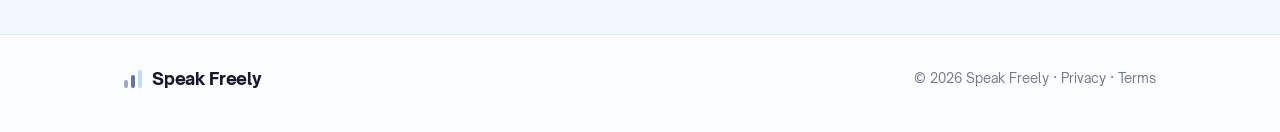
<file: thank-you.html>
<!DOCTYPE html>
<html lang="en">
<head>
<meta charset="utf-8" />
<meta name="viewport" content="width=device-width, initial-scale=1" />
<title>You're in — Speak Freely</title>
<meta name="description" content="Your PDF is on its way. Watch this quick video first, then book your free English breakthrough call." />
<link rel="preconnect" href="https://fonts.googleapis.com" />
<link rel="preconnect" href="https://fonts.gstatic.com" crossorigin />
<link href="https://fonts.googleapis.com/css2?family=EB+Garamond:ital,wght@0,400;0,500;1,400&family=Figtree:wght@400;500;600;700&display=swap" rel="stylesheet" />
<link rel="stylesheet" href="styles.css" />
<style>
  /* Survey popup: wider panel, minimal padding, scrolls if taller than viewport */
  .modal-panel--survey {
    max-width: 620px;
    padding: 44px 16px 16px;
    max-height: 92vh;
    overflow-y: auto;
  }
  .modal-panel--survey iframe { display: block; width: 100%; border: none; min-height: 480px; }
</style>
<!-- Agenci.io external tracking -->
<script
  src="https://app.englishwithsamar.com/js/external-tracking.js"
  data-tracking-id="tk_37529f232c7f46e1adb16443847253c5"></script>
</head>
<body>

  <!-- Announcement banner -->
  <div class="announcement-bar">
    <span class="announcement-bar__dot"></span>
    <span>Your PDF is on its way to your inbox — check spam if you don't see it in 5 minutes</span>
  </div>

  <!-- Hero -->
  <section class="hero hero--centered">
    <h1 class="hero__headline">
      <span class="tone-muted">Your 50 Power Phrases are </span><span class="tone-ink">on the way to your inbox</span>
    </h1>
    <p class="hero__subtext">In the meantime, watch the video training below to see how you can improve your English in just <span class="tone-ink highlight">90 days<span class="highlight__mark"></span></span>.</p>
  </section>

  <!-- Video placeholder -->
  <section class="video-section">
    <div class="video-card">
      <div class="video-card__stripes"></div>
      <div class="video-card__center">
        <button type="button" class="play-button" aria-label="Play video">
          <span class="play-button__icon"></span>
        </button>
        <div class="video-card__label">[ video placeholder — drop your embed here ]</div>
      </div>
      <div class="video-card__duration">Watch: 3 min</div>
    </div>
  </section>

  <!-- Primary CTA -->
  <section class="container cta-section">
    <div class="cta-card">
      <div class="cta-card__copy">
        <div class="eyebrow cta-card__eyebrow">Your next step</div>
        <h2 class="cta-card__heading">Want us to walk you through it live?</h2>
        <p class="cta-card__text">Book a free 15‑minute English breakthrough call and we'll build a simple plan around your goals — no pressure, no pitch.</p>
      </div>
      <div class="cta-card__action">
        <button type="button" class="btn btn--primary btn--xl" data-open-survey>Book my free call</button>
        <span class="cta-card__slots">Limited slots each week</span>
      </div>
    </div>
  </section>

  <!-- Testimonials -->
  <section class="band-teal">
    <div class="band-teal__inner">
      <div class="band-teal__head">
        <div class="band-teal__eyebrow">What professionals say</div>
        <h2 class="band-teal__heading">They stopped rehearsing. So can you.</h2>
      </div>
      <div class="testimonial-grid">
        <figure class="testimonial-card">
          <div class="testimonial-card__stars">&#9733;&#9733;&#9733;&#9733;&#9733;</div>
          <blockquote class="testimonial-card__quote">&#8220;I used to freeze the moment a meeting switched to English. Now I lead them.&#8221;</blockquote>
          <figcaption class="testimonial-card__author">
            <span class="testimonial-card__avatar">MS</span>
            <span>
              <span class="testimonial-card__name">Marta Silva</span>
              <span class="testimonial-card__role">Product Manager, S&#227;o Paulo</span>
            </span>
          </figcaption>
        </figure>
        <figure class="testimonial-card">
          <div class="testimonial-card__stars">&#9733;&#9733;&#9733;&#9733;&#9733;</div>
          <blockquote class="testimonial-card__quote">&#8220;Three phrases from this guide got me through a negotiation I'd have avoided a month ago.&#8221;</blockquote>
          <figcaption class="testimonial-card__author">
            <span class="testimonial-card__avatar">KW</span>
            <span>
              <span class="testimonial-card__name">Kenji Watanabe</span>
              <span class="testimonial-card__role">Sales Lead, Tokyo</span>
            </span>
          </figcaption>
        </figure>
        <figure class="testimonial-card">
          <div class="testimonial-card__stars">&#9733;&#9733;&#9733;&#9733;&#9733;</div>
          <blockquote class="testimonial-card__quote">&#8220;I stopped rehearsing every sentence in my head. I just speak now — and people listen.&#8221;</blockquote>
          <figcaption class="testimonial-card__author">
            <span class="testimonial-card__avatar">AR</span>
            <span>
              <span class="testimonial-card__name">Aisha Rahman</span>
              <span class="testimonial-card__role">Consultant, Dubai</span>
            </span>
          </figcaption>
        </figure>
      </div>
    </div>
  </section>

  <!-- Footer -->
  <footer class="site-footer">
    <span class="brand">
      <span class="brand-mark"><span></span><span></span><span></span></span>
      Speak Freely
    </span>
    <div class="site-footer__meta">&#169; 2026 Speak Freely &#183; Privacy &#183; Terms</div>
  </footer>

  <!-- Booking survey popup -->
  <div class="modal-overlay" id="survey-modal" data-backdrop-close>
    <div class="modal-panel modal-panel--survey">
      <button type="button" class="modal-close" aria-label="Close" data-close-survey>&#215;</button>
      <iframe src="https://app.englishwithsamar.com/widget/survey/qlJQNj9iGqK8BM5xyDX7"
        style="border:none;width:100%;" scrolling="no"
        id="qlJQNj9iGqK8BM5xyDX7" title="survey"></iframe>
    </div>
  </div>
  <script src="https://app.englishwithsamar.com/js/form_embed.js"></script>
  <script>
    (function () {
      var modal = document.getElementById('survey-modal');
      function openSurvey() { modal.classList.add('is-open'); document.body.style.overflow = 'hidden'; }
      function closeSurvey() { modal.classList.remove('is-open'); document.body.style.overflow = ''; }

      document.querySelectorAll('[data-open-survey]').forEach(function (el) {
        el.addEventListener('click', openSurvey);
      });
      document.querySelectorAll('[data-close-survey]').forEach(function (el) {
        el.addEventListener('click', closeSurvey);
      });
      modal.addEventListener('click', function (e) { if (e.target === modal) closeSurvey(); });
      document.addEventListener('keydown', function (e) {
        if (e.key === 'Escape' && modal.classList.contains('is-open')) closeSurvey();
      });
    })();
  </script>

</body>
</html>
</file>
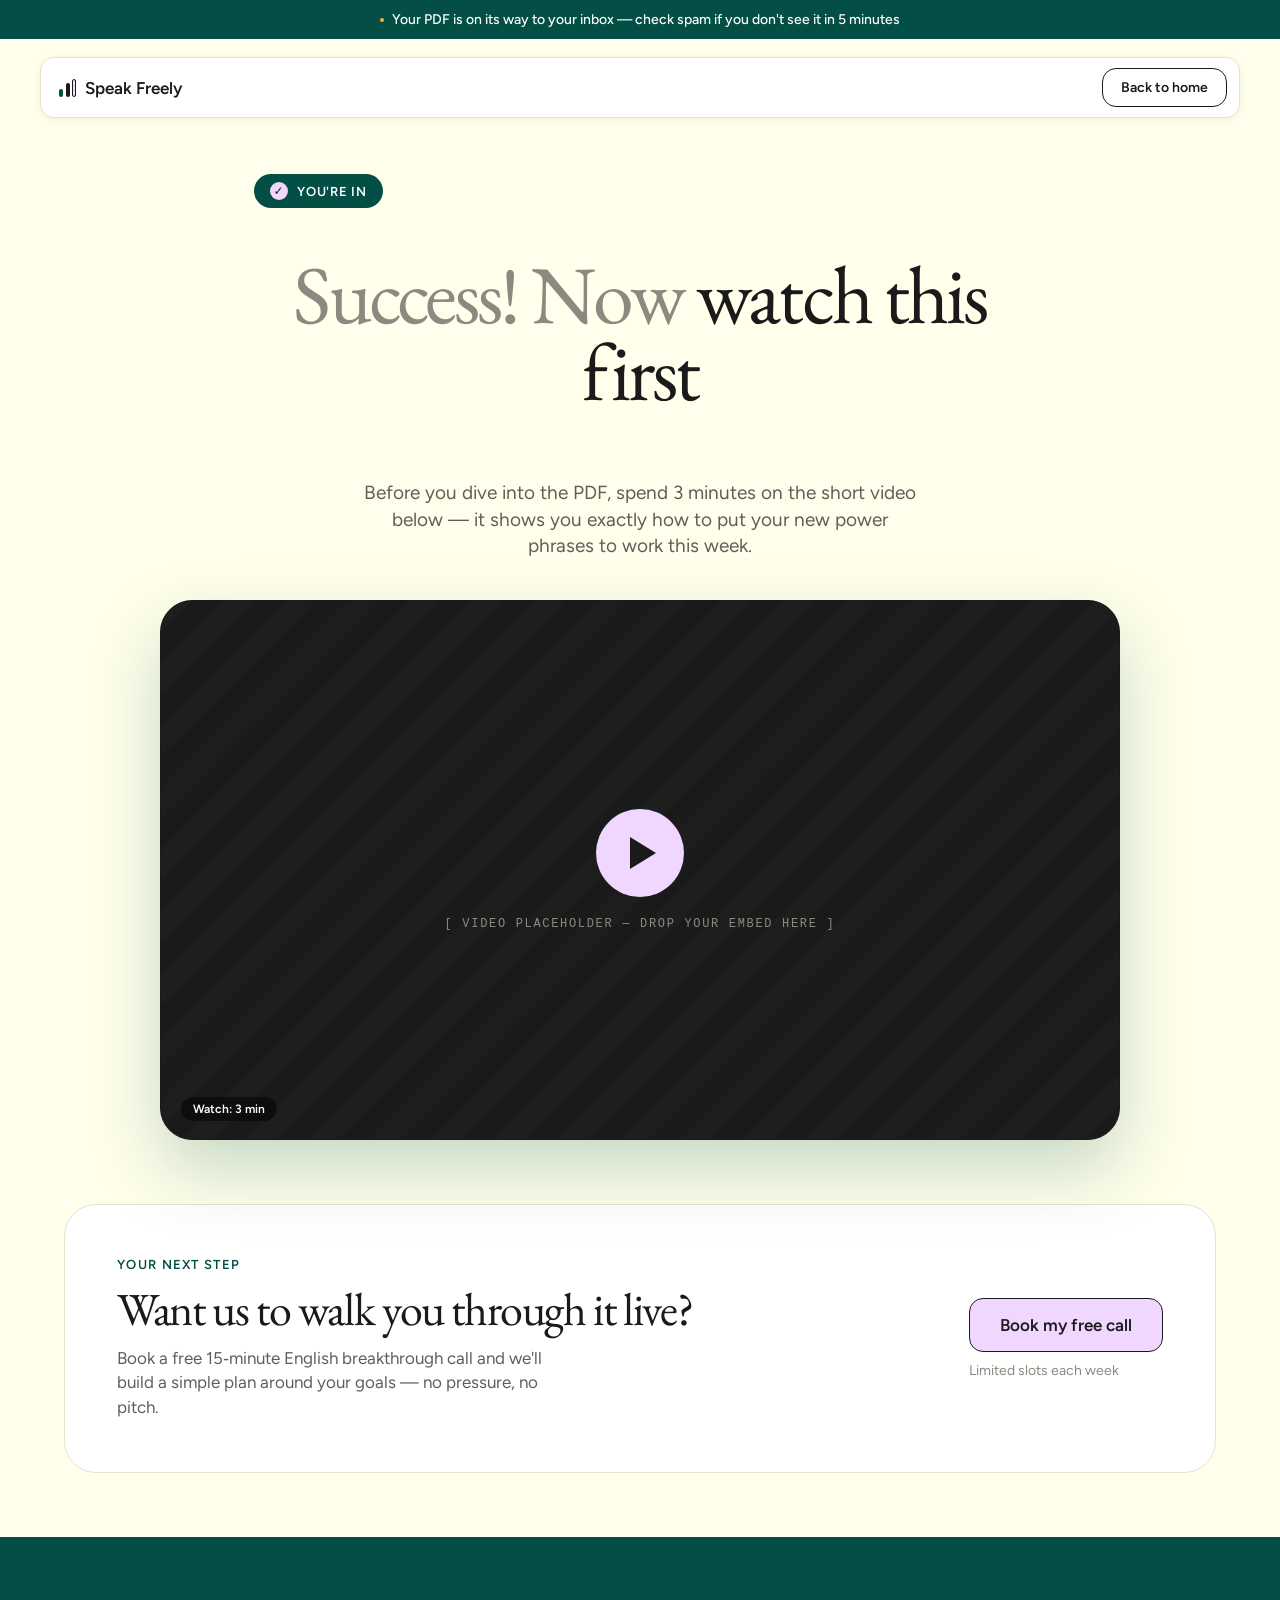
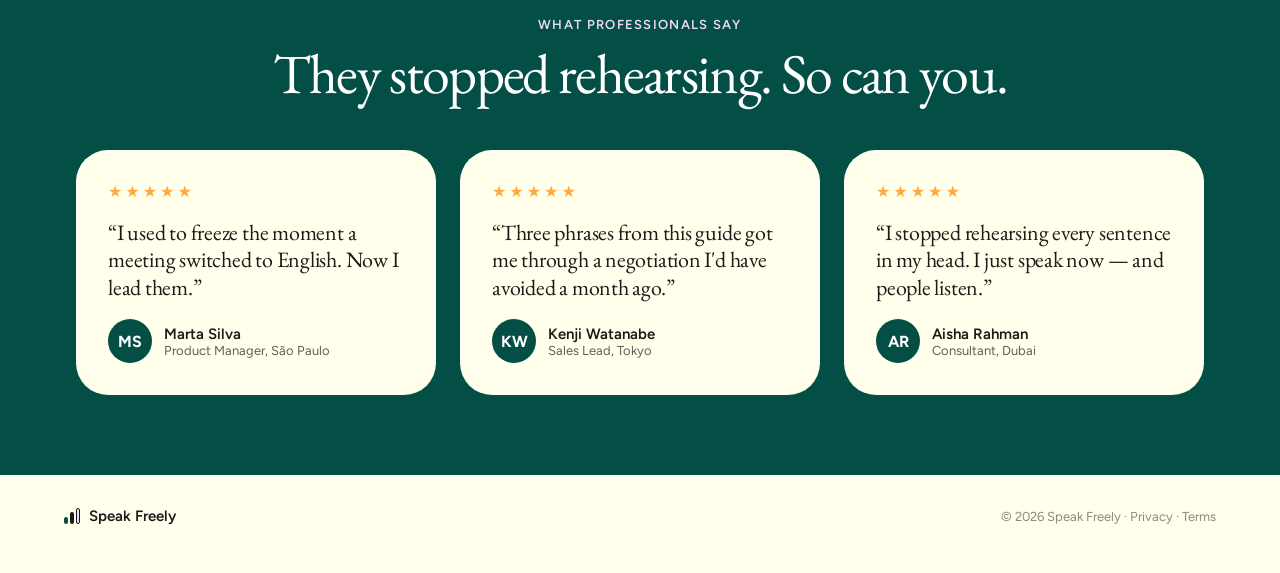
<file: site/thank-you.html>
<!DOCTYPE html>
<html lang="en">
<head>
<meta charset="utf-8" />
<meta name="viewport" content="width=device-width, initial-scale=1" />
<title>You're in — Speak Freely</title>
<meta name="description" content="Your PDF is on its way. Watch this quick video first, then book your free English breakthrough call." />
<link rel="preconnect" href="https://fonts.googleapis.com" />
<link rel="preconnect" href="https://fonts.gstatic.com" crossorigin />
<link href="https://fonts.googleapis.com/css2?family=EB+Garamond:ital,wght@0,400;0,500;1,400&family=Figtree:wght@400;500;600;700&display=swap" rel="stylesheet" />
<link rel="stylesheet" href="styles.css" />
</head>
<body>

  <!-- Announcement banner -->
  <div class="announcement-bar">
    <span class="announcement-bar__dot"></span>
    <span>Your PDF is on its way to your inbox — check spam if you don't see it in 5 minutes</span>
  </div>

  <!-- Nav -->
  <div class="nav-wrap">
    <nav class="navbar">
      <span class="brand">
        <span class="brand-mark"><span></span><span></span><span></span></span>
        Speak Freely
      </span>
      <a href="index.html" class="btn btn--ghost btn--sm">Back to home</a>
    </nav>
  </div>

  <!-- Hero -->
  <section class="hero hero--centered">
    <div class="badge-fill">
      <span class="badge-fill__check">&#10003;</span>
      You're in
    </div>
    <h1 class="hero__headline">
      <span class="tone-muted">Success! Now </span><span class="tone-ink">watch this first</span>
    </h1>
    <p class="hero__subtext">Before you dive into the PDF, spend 3 minutes on the short video below — it shows you exactly how to put your new power phrases to work this week.</p>
  </section>

  <!-- Video placeholder -->
  <section class="video-section">
    <div class="video-card">
      <div class="video-card__stripes"></div>
      <div class="video-card__center">
        <button type="button" class="play-button" aria-label="Play video">
          <span class="play-button__icon"></span>
        </button>
        <div class="video-card__label">[ video placeholder — drop your embed here ]</div>
      </div>
      <div class="video-card__duration">Watch: 3 min</div>
    </div>
  </section>

  <!-- Primary CTA -->
  <section class="container cta-section">
    <div class="cta-card">
      <div class="cta-card__copy">
        <div class="eyebrow cta-card__eyebrow">Your next step</div>
        <h2 class="cta-card__heading">Want us to walk you through it live?</h2>
        <p class="cta-card__text">Book a free 15‑minute English breakthrough call and we'll build a simple plan around your goals — no pressure, no pitch.</p>
      </div>
      <div class="cta-card__action">
        <a href="#" class="btn btn--primary btn--xl">Book my free call</a>
        <span class="cta-card__slots">Limited slots each week</span>
      </div>
    </div>
  </section>

  <!-- Testimonials -->
  <section class="band-teal">
    <div class="band-teal__inner">
      <div class="band-teal__head">
        <div class="band-teal__eyebrow">What professionals say</div>
        <h2 class="band-teal__heading">They stopped rehearsing. So can you.</h2>
      </div>
      <div class="testimonial-grid">
        <figure class="testimonial-card">
          <div class="testimonial-card__stars">&#9733;&#9733;&#9733;&#9733;&#9733;</div>
          <blockquote class="testimonial-card__quote">&#8220;I used to freeze the moment a meeting switched to English. Now I lead them.&#8221;</blockquote>
          <figcaption class="testimonial-card__author">
            <span class="testimonial-card__avatar">MS</span>
            <span>
              <span class="testimonial-card__name">Marta Silva</span>
              <span class="testimonial-card__role">Product Manager, S&#227;o Paulo</span>
            </span>
          </figcaption>
        </figure>
        <figure class="testimonial-card">
          <div class="testimonial-card__stars">&#9733;&#9733;&#9733;&#9733;&#9733;</div>
          <blockquote class="testimonial-card__quote">&#8220;Three phrases from this guide got me through a negotiation I'd have avoided a month ago.&#8221;</blockquote>
          <figcaption class="testimonial-card__author">
            <span class="testimonial-card__avatar">KW</span>
            <span>
              <span class="testimonial-card__name">Kenji Watanabe</span>
              <span class="testimonial-card__role">Sales Lead, Tokyo</span>
            </span>
          </figcaption>
        </figure>
        <figure class="testimonial-card">
          <div class="testimonial-card__stars">&#9733;&#9733;&#9733;&#9733;&#9733;</div>
          <blockquote class="testimonial-card__quote">&#8220;I stopped rehearsing every sentence in my head. I just speak now — and people listen.&#8221;</blockquote>
          <figcaption class="testimonial-card__author">
            <span class="testimonial-card__avatar">AR</span>
            <span>
              <span class="testimonial-card__name">Aisha Rahman</span>
              <span class="testimonial-card__role">Consultant, Dubai</span>
            </span>
          </figcaption>
        </figure>
      </div>
    </div>
  </section>

  <!-- Footer -->
  <footer class="site-footer">
    <span class="brand">
      <span class="brand-mark"><span></span><span></span><span></span></span>
      Speak Freely
    </span>
    <div class="site-footer__meta">&#169; 2026 Speak Freely &#183; Privacy &#183; Terms</div>
  </footer>

</body>
</html>
</file>
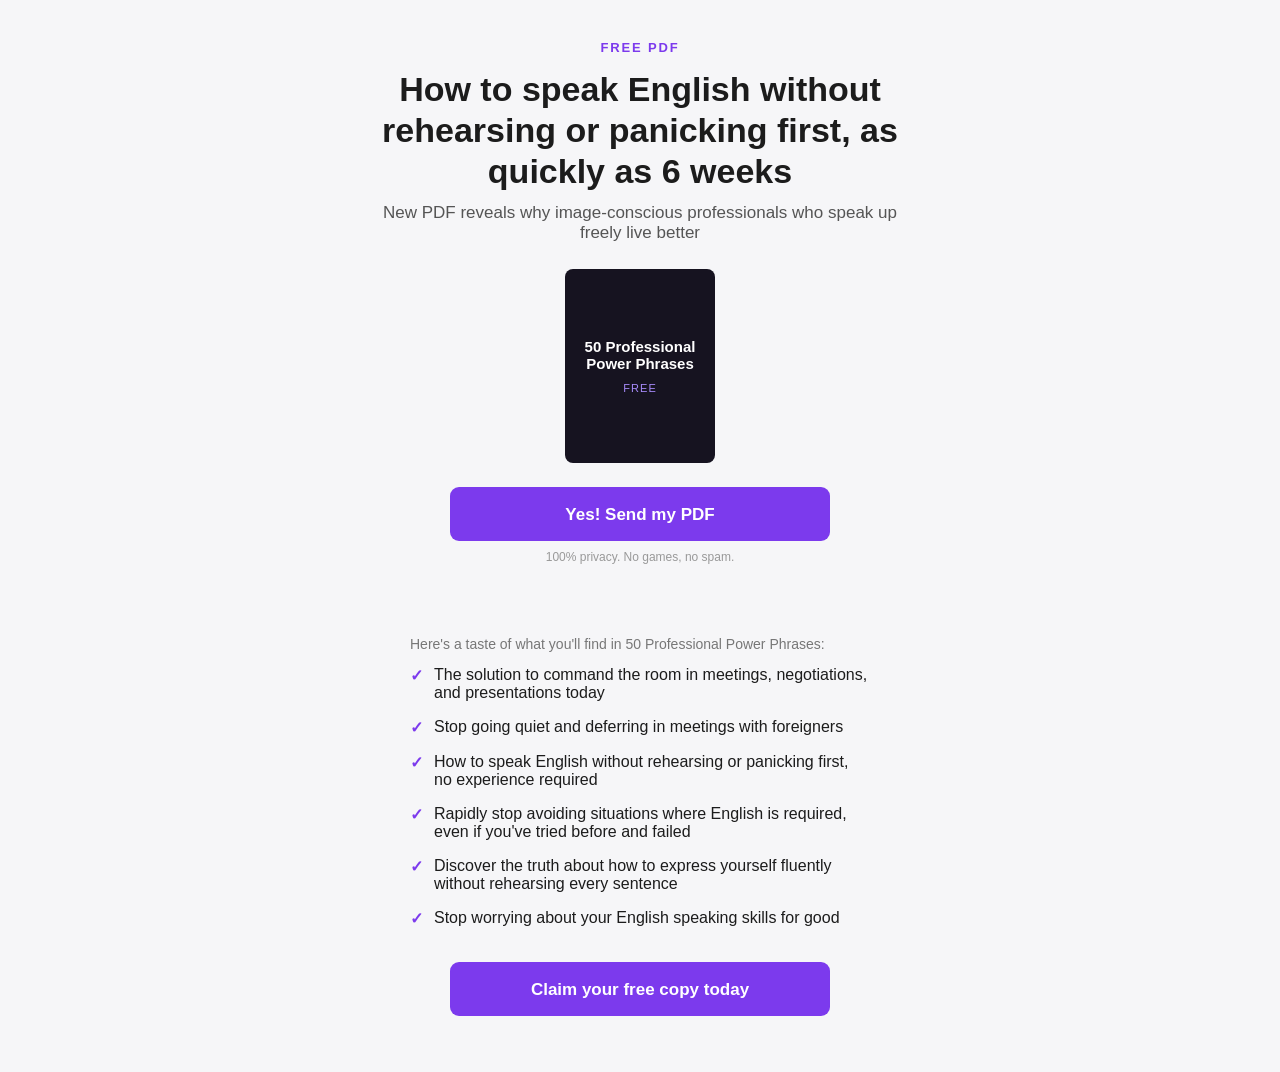
<file: project/uploads/50-professional-power-phrases.html>
<!doctype html>
<html lang="en"><head><meta charset="utf-8" /><meta name="viewport" content="width=device-width, initial-scale=1" /><title>50 Professional Power Phrases</title><style>body{margin:0;background:#f6f6f8}</style><style>:root{--lm-accent:#7c3aed;--lm-accent-bg:#7c3aed;--lm-accent-2:#a855f7;--lm-font:-apple-system,Segoe UI,Roboto,Helvetica,Arial,sans-serif;}</style></head>
<body>
<section style="font-family:var(--lm-font,-apple-system,Segoe UI,Roboto,Helvetica,Arial,sans-serif);width:100%;max-width:600px;margin:0 auto;box-sizing:border-box;text-align:center;color:#1c1c1c;padding:40px 20px">
  <div style="font-size:13px;letter-spacing:.14em;color:var(--lm-accent,#7c3aed);font-weight:700;text-transform:uppercase">FREE PDF</div>
  <h1 style="font-size:clamp(24px,5.5vw,34px);line-height:1.2;margin:14px 0 12px">How to speak English without rehearsing or panicking first, as quickly as 6 weeks</h1>
  <p style="font-size:clamp(15px,2.6vw,17px);color:#555;max-width:520px;margin:0 auto 26px">New PDF reveals why image-conscious professionals who speak up freely live better</p>
  <div style="width:150px;max-width:60%;aspect-ratio:130/168;border-radius:8px;background:#161320;display:flex;flex-direction:column;justify-content:center;align-items:center;gap:10px;padding:16px;margin:0 auto 24px;box-sizing:border-box"><span style="font-size:15px;color:#fff;font-weight:700">50 Professional Power Phrases</span><span style="font-size:11px;letter-spacing:.1em;color:#a78bfa;text-transform:uppercase">Free</span></div>
  <button type="button" onclick="document.getElementById('lm-modal').style.display='flex'" style="display:inline-block;width:100%;max-width:380px;height:54px;line-height:54px;border:none;border-radius:9px;background:var(--lm-accent-bg,#7c3aed);color:#fff;font-size:17px;font-weight:800;cursor:pointer;text-decoration:none;box-sizing:border-box">Yes! Send my PDF</button>
  <p style="font-size:12px;color:#999;margin-top:9px">100% privacy. No games, no spam.</p>
</section>
<section style="font-family:var(--lm-font,-apple-system,Segoe UI,Roboto,Helvetica,Arial,sans-serif);width:100%;max-width:600px;margin:0 auto;box-sizing:border-box;text-align:center;color:#1c1c1c;padding:20px 20px 56px">
  <p style="font-size:14px;color:#777;text-align:left;max-width:460px;margin:0 auto 6px">Here's a taste of what you'll find in 50 Professional Power Phrases:</p>
  <ul style="list-style:none;padding:0;max-width:460px;margin:0 auto 26px;text-align:left">
      <li style="display:flex;gap:11px;align-items:flex-start;padding:8px 0;font-size:16px"><span style="color:var(--lm-accent,#7c3aed);font-weight:700">✓</span><span>The solution to command the room in meetings, negotiations, and presentations today</span></li>
      <li style="display:flex;gap:11px;align-items:flex-start;padding:8px 0;font-size:16px"><span style="color:var(--lm-accent,#7c3aed);font-weight:700">✓</span><span>Stop going quiet and deferring in meetings with foreigners</span></li>
      <li style="display:flex;gap:11px;align-items:flex-start;padding:8px 0;font-size:16px"><span style="color:var(--lm-accent,#7c3aed);font-weight:700">✓</span><span>How to speak English without rehearsing or panicking first, no experience required</span></li>
      <li style="display:flex;gap:11px;align-items:flex-start;padding:8px 0;font-size:16px"><span style="color:var(--lm-accent,#7c3aed);font-weight:700">✓</span><span>Rapidly stop avoiding situations where English is required, even if you've tried before and failed</span></li>
      <li style="display:flex;gap:11px;align-items:flex-start;padding:8px 0;font-size:16px"><span style="color:var(--lm-accent,#7c3aed);font-weight:700">✓</span><span>Discover the truth about how to express yourself fluently without rehearsing every sentence</span></li>
      <li style="display:flex;gap:11px;align-items:flex-start;padding:8px 0;font-size:16px"><span style="color:var(--lm-accent,#7c3aed);font-weight:700">✓</span><span>Stop worrying about your English speaking skills for good</span></li>
  </ul>
  <button type="button" onclick="document.getElementById('lm-modal').style.display='flex'" style="display:inline-block;width:100%;max-width:380px;height:54px;line-height:54px;border:none;border-radius:9px;background:var(--lm-accent-bg,#7c3aed);color:#fff;font-size:17px;font-weight:800;cursor:pointer;text-decoration:none;box-sizing:border-box">Claim your free copy today</button>
</section>
<div id="lm-modal" onclick="if(event.target===this)this.style.display='none'" style="display:none;position:fixed;inset:0;background:rgba(0,0,0,.55);z-index:9999;align-items:center;justify-content:center;padding:20px">
  <div style="background:#fff;border-radius:14px;max-width:420px;width:100%;padding:28px 24px;position:relative;text-align:left;font-family:-apple-system,Segoe UI,Roboto,sans-serif">
    <button type="button" onclick="document.getElementById('lm-modal').style.display='none'" aria-label="Close" style="position:absolute;top:8px;right:12px;border:none;background:transparent;font-size:24px;cursor:pointer;color:#999">×</button>
    <form onsubmit="return false"><p style="font-size:14px;color:#555;margin:0 0 12px">Enter your email and I'll send you the 50 Professional Power Phrases PDF straight to your inbox.</p>
    <input type="text" name="first_name" placeholder="First name" required style="width:100%;height:48px;border:1px solid #d8d8de;border-radius:9px;padding:0 14px;font-size:16px;margin-bottom:9px;box-sizing:border-box" />
    <input type="tel" name="phone" placeholder="Phone number" required style="width:100%;height:48px;border:1px solid #d8d8de;border-radius:9px;padding:0 14px;font-size:16px;margin-bottom:9px;box-sizing:border-box" />
    <input type="email" name="email" placeholder="Email address" required style="width:100%;height:48px;border:1px solid #d8d8de;border-radius:9px;padding:0 14px;font-size:16px;margin-bottom:9px;box-sizing:border-box" />
    <input type="text" name="instagram" placeholder="Instagram handle" required style="width:100%;height:48px;border:1px solid #d8d8de;border-radius:9px;padding:0 14px;font-size:16px;margin-bottom:9px;box-sizing:border-box" />
    <button type="submit" style="width:100%;height:52px;border:none;border-radius:9px;background:var(--lm-accent-bg,#7c3aed);color:#fff;font-size:17px;font-weight:700;cursor:pointer;margin-top:2px">Yes! Send my PDF</button></form>
  </div>
</div>
</body></html>
</file>
<file: styles.css>
/* ==========================================================================
   English With Samar — 50 Power Phrases funnel
   Navy #2d417d · Sky blue #c2ddf2 · Off-white ground
   Type: Open Sauce Sans (SIL OFL, self-hosted)
   ========================================================================== */

/* ---- Fonts ---------------------------------------------------------------- */
@font-face {
  font-family: "Open Sauce Sans";
  src: url("/assets/fonts/OpenSauceSans-Regular.woff2") format("woff2");
  font-weight: 400; font-style: normal; font-display: swap;
}
@font-face {
  font-family: "Open Sauce Sans";
  src: url("/assets/fonts/OpenSauceSans-Medium.woff2") format("woff2");
  font-weight: 500; font-style: normal; font-display: swap;
}
@font-face {
  font-family: "Open Sauce Sans";
  src: url("/assets/fonts/OpenSauceSans-SemiBold.woff2") format("woff2");
  font-weight: 600; font-style: normal; font-display: swap;
}
@font-face {
  font-family: "Open Sauce Sans";
  src: url("/assets/fonts/OpenSauceSans-Bold.woff2") format("woff2");
  font-weight: 700; font-style: normal; font-display: swap;
}
@font-face {
  font-family: "Open Sauce Sans";
  src: url("/assets/fonts/OpenSauceSans-ExtraBold.woff2") format("woff2");
  font-weight: 800; font-style: normal; font-display: swap;
}
@font-face {
  font-family: "Open Sauce Sans";
  src: url("/assets/fonts/OpenSauceSans-Black.woff2") format("woff2");
  font-weight: 900; font-style: normal; font-display: swap;
}
/* Display face. Letters + digits only — punctuation falls back to Open Sauce. */
@font-face {
  font-family: "Brastika";
  src: url("/assets/fonts/Brastika-Black.woff2") format("woff2");
  font-weight: 400 900; font-style: normal; font-display: swap;
}

/* ---- Tokens --------------------------------------------------------------- */
:root {
  --navy:      #2d417d;
  --navy-deep: #1e2c57;
  --navy-soft: #4a5c94;
  --sky:       #c2ddf2;
  --sky-light: #e5f0fa;
  --sky-tint:  #f2f8fd;

  --white:     #ffffff;
  --offwhite:  #fbfcfe;
  --ink:       #16192b;
  --slate:     #4b5268;
  --muted:     #737a8c;
  --line:      #e3e8f0;

  --font-body: "Open Sauce Sans", -apple-system, BlinkMacSystemFont, "Segoe UI", Roboto, Helvetica, Arial, sans-serif;
  /* Brastika carries letters/digits; Open Sauce Sans backfills punctuation. */
  --font-display: "Brastika", "Open Sauce Sans", -apple-system, BlinkMacSystemFont, "Segoe UI", Roboto, Helvetica, Arial, sans-serif;

  --radius:      14px;
  --radius-sm:   10px;
  --radius-pill: 999px;
  --shadow-sm:  0 1px 2px rgba(22,25,43,.05), 0 2px 8px rgba(22,25,43,.04);
  --shadow-md:  0 4px 16px rgba(45,65,125,.08), 0 1px 3px rgba(45,65,125,.06);
  --shadow-cta: 0 6px 20px rgba(45,65,125,.28);
  --maxw: 1080px;
}

/* ---- Reset / base --------------------------------------------------------- */
*, *::before, *::after { box-sizing: border-box; }
html { -webkit-text-size-adjust: 100%; }
body {
  margin: 0;
  background: var(--offwhite);
  color: var(--ink);
  font-family: var(--font-body);
  font-size: 17px;
  line-height: 1.6;
  -webkit-font-smoothing: antialiased;
  -moz-osx-font-smoothing: grayscale;
}
img { max-width: 100%; display: block; }
h1, h2, h3 { font-family: var(--font-display); margin: 0; }

.container { width: 100%; max-width: var(--maxw); margin: 0 auto; padding: 0 24px; }

/* ---- Announcement bar ----------------------------------------------------- */
.announcement-bar {
  background: var(--navy);
  color: #dce6f7;
  font-size: 13.5px;
  font-weight: 500;
  text-align: center;
  padding: 11px 20px;
  display: flex;
  align-items: center;
  justify-content: center;
  gap: 10px;
  flex-wrap: wrap;
}
.announcement-bar__muted { color: #9fb3d9; }
.announcement-bar__dot {
  width: 6px; height: 6px; border-radius: 50%;
  background: var(--sky); flex: none;
}

/* ---- Nav ------------------------------------------------------------------ */
.nav-wrap { padding: 18px 24px 0; }
.navbar {
  max-width: var(--maxw);
  margin: 0 auto;
  background: var(--white);
  border: 1px solid var(--line);
  border-radius: var(--radius-pill);
  box-shadow: var(--shadow-sm);
  padding: 12px 14px 12px 22px;
  display: flex;
  align-items: center;
  justify-content: space-between;
  gap: 16px;
}
.brand {
  display: inline-flex;
  align-items: center;
  gap: 10px;
  font-weight: 800;
  font-size: 17px;
  letter-spacing: -.01em;
  color: var(--ink);
  white-space: nowrap;
}
.brand-mark { display: inline-flex; align-items: flex-end; gap: 3px; height: 18px; }
.brand-mark span { width: 4px; border-radius: 2px; background: var(--navy); }
.brand-mark span:nth-child(1) { height: 8px;  opacity: .45; }
.brand-mark span:nth-child(2) { height: 13px; opacity: .72; }
.brand-mark span:nth-child(3) { height: 18px; background: var(--sky); opacity: 1; }

/* ---- Buttons -------------------------------------------------------------- */
.btn {
  display: inline-flex;
  align-items: center;
  justify-content: center;
  font-family: var(--font-body);
  font-weight: 700;
  text-decoration: none;
  border: 1px solid transparent;
  border-radius: var(--radius-sm);
  cursor: pointer;
  transition: transform .12s ease, box-shadow .12s ease, background-color .12s ease;
  white-space: nowrap;
}
.btn:active { transform: translateY(1px); }
.btn--primary {
  background: var(--navy);
  color: #fff;
  box-shadow: var(--shadow-cta);
}
.btn--primary:hover { background: var(--navy-deep); }
.btn--ghost {
  background: var(--white);
  color: var(--ink);
  border-color: var(--line);
}
.btn--ghost:hover { border-color: var(--navy-soft); }
.btn--sm { font-size: 14.5px; padding: 10px 18px; }
.btn--lg { font-size: 17px;   padding: 15px 30px; }
.btn--xl { font-size: 17.5px; padding: 17px 34px; width: 100%; max-width: 380px; }
.btn--block { width: 100%; padding: 16px 24px; font-size: 17px; }

/* ---- Eyebrow / badges ----------------------------------------------------- */
.eyebrow {
  font-size: 12.5px;
  font-weight: 800;
  letter-spacing: .14em;
  text-transform: uppercase;
  color: var(--navy);
}
.badge-outline {
  display: inline-flex;
  align-items: center;
  gap: 8px;
  background: var(--sky-light);
  color: var(--navy);
  border: 1px solid #cfe3f6;
  border-radius: var(--radius-pill);
  padding: 7px 16px;
  font-size: 12.5px;
  font-weight: 800;
  letter-spacing: .12em;
  text-transform: uppercase;
}
.badge-outline__dot { width: 6px; height: 6px; border-radius: 50%; background: var(--navy); }
.badge-fill {
  display: inline-flex;
  align-items: center;
  gap: 9px;
  background: var(--navy);
  color: #fff;
  border-radius: var(--radius-pill);
  padding: 9px 20px 9px 12px;
  font-size: 12.5px;
  font-weight: 800;
  letter-spacing: .12em;
  text-transform: uppercase;
}
.badge-fill__check {
  width: 20px; height: 20px; border-radius: 50%;
  background: var(--sky); color: var(--navy);
  display: inline-flex; align-items: center; justify-content: center;
  font-size: 12px; letter-spacing: 0;
}

/* ---- Type helpers --------------------------------------------------------- */
.tone-muted { color: var(--muted); }
.tone-ink   { color: var(--ink); }
.tone-navy  { color: var(--navy); }
.highlight { position: relative; white-space: nowrap; color: var(--navy); }
.highlight__mark {
  position: absolute;
  left: -4px; right: -4px;
  bottom: .22em;          /* tuned to Brastika's high-sitting baseline */
  height: .30em;
  background: var(--sky);
  border-radius: 3px;
  z-index: -1;
}
/* Body-font highlights (subtext, not display headings) sit lower */
p .highlight__mark { bottom: .04em; height: .34em; }

/* ---- Hero ----------------------------------------------------------------- */
.hero {
  display: flex;
  flex-wrap: wrap;
  align-items: center;
  gap: 56px;
  padding: 56px 24px 48px;
  max-width: var(--maxw);
  margin: 0 auto;
}
.hero__copy { flex: 1 1 460px; min-width: 300px; }
.hero__headline {
  font-size: clamp(36px, 4.9vw, 56px);
  line-height: 1.08;
  letter-spacing: -.028em;
  font-weight: 900;
  margin: 20px 0 20px;
}
.hero__subtext {
  font-size: 18px;
  line-height: 1.55;
  color: var(--slate);
  max-width: 540px;
  margin: 0 0 30px;
}
.hero__actions { display: flex; flex-wrap: wrap; align-items: center; gap: 16px; }
.hero__note { font-size: 13.5px; color: var(--muted); }

.hero--centered {
  flex-direction: column;
  text-align: center;
  justify-content: center;
  gap: 0;
  padding: 56px 24px 36px;
}
.hero--centered .hero__headline {
  font-size: clamp(34px, 5vw, 54px);
  margin: 18px 0 18px;
  max-width: 900px;
}
.hero--centered .hero__subtext { max-width: 620px; margin: 0 auto; }

/* ---- Book cover ----------------------------------------------------------- */
.hero__visual {
  flex: 0 1 380px;
  min-width: 260px;
  position: relative;
  display: flex;
  align-items: center;
  justify-content: center;
  padding: 20px 0;
}
.book-orb {
  position: absolute;
  width: 300px; height: 300px;
  border-radius: 50%;
  background: radial-gradient(circle at 35% 30%, var(--sky) 0%, var(--sky-light) 55%, rgba(226,240,251,0) 72%);
  z-index: 0;
}
.book-cover {
  position: relative;
  z-index: 1;
  width: 250px;
  aspect-ratio: 130 / 168;
  border-radius: var(--radius);
  background: linear-gradient(160deg, var(--navy) 0%, var(--navy-deep) 100%);
  box-shadow: 0 18px 40px rgba(30,44,87,.32);
  padding: 22px 20px;
  display: flex;
  flex-direction: column;
  justify-content: space-between;
  color: #fff;
}
.book-cover__top { display: flex; align-items: center; justify-content: space-between; }
.book-cover__label {
  font-size: 10.5px; font-weight: 800; letter-spacing: .16em;
  text-transform: uppercase; color: var(--sky);
}
.book-cover__wave { display: inline-flex; align-items: flex-end; gap: 3px; height: 15px; }
.book-cover__wave span { width: 3px; border-radius: 2px; background: var(--sky); }
.book-cover__wave span:nth-child(1) { height: 6px;  opacity: .5; }
.book-cover__wave span:nth-child(2) { height: 11px; opacity: .75; }
.book-cover__wave span:nth-child(3) { height: 15px; }
.book-cover__title {
  font-family: var(--font-display);
  font-size: 25px; font-weight: 900; line-height: 1.1;
  letter-spacing: -.02em; margin-bottom: 8px;
}
.book-cover__subtitle { font-size: 12.5px; line-height: 1.45; color: #b9cbe8; }

/* ---- What's inside -------------------------------------------------------- */
.inside-section {
  display: flex;
  flex-wrap: wrap;
  gap: 48px;
  padding-top: 20px;
  padding-bottom: 64px;
  align-items: flex-start;
}
.inside__intro { flex: 1 1 320px; min-width: 280px; }
.inside__eyebrow { margin-bottom: 12px; }
.inside__heading {
  font-size: clamp(26px, 3.1vw, 34px);
  line-height: 1.16;
  letter-spacing: -.022em;
  font-weight: 800;
  margin: 0 0 14px;
}
.inside__text { font-size: 16px; color: var(--slate); margin: 0; }

.benefits-list {
  flex: 1 1 460px;
  min-width: 300px;
  list-style: none;
  margin: 0; padding: 0;
  display: flex; flex-direction: column; gap: 10px;
}
.benefits-list li {
  display: flex;
  align-items: flex-start;
  gap: 13px;
  background: var(--white);
  border: 1px solid var(--line);
  border-radius: var(--radius-sm);
  padding: 15px 18px;
  box-shadow: var(--shadow-sm);
}
.benefit-check {
  flex: none;
  width: 22px; height: 22px; margin-top: 1px;
  border-radius: 50%;
  background: var(--sky-light);
  color: var(--navy);
  display: inline-flex; align-items: center; justify-content: center;
  font-size: 12px; font-weight: 800;
}
.benefit-text { font-size: 15.5px; line-height: 1.5; color: var(--ink); }

/* ---- Dark band ------------------------------------------------------------ */
.band-dark { background: var(--navy); padding: 72px 24px; }
.band-dark__inner { max-width: 760px; margin: 0 auto; text-align: center; }
.band-dark__heading {
  font-size: clamp(27px, 3.6vw, 42px);
  line-height: 1.14;
  letter-spacing: -.025em;
  font-weight: 900;
  color: #fff;
  margin: 0 0 16px;
}
.band-dark__heading .tone-muted { color: #93a8d0; }
.band-dark__text {
  font-size: 17px;
  color: #c3d1ea;
  max-width: 560px;
  margin: 0 auto 28px;
}
.band-dark .btn--primary {
  background: var(--sky);
  color: var(--navy-deep);
  box-shadow: 0 6px 20px rgba(0,0,0,.18);
}
.band-dark .btn--primary:hover { background: #d6e8f8; }
.band-dark__caption { font-size: 13px; color: #93a8d0; margin-top: 14px; }

/* ---- Video ---------------------------------------------------------------- */
.video-section { max-width: 900px; margin: 0 auto; padding: 8px 24px 56px; }
.video-card {
  position: relative;
  border-radius: var(--radius);
  overflow: hidden;
  background: var(--navy-deep);
  aspect-ratio: 16 / 9;
  box-shadow: var(--shadow-md);
}
.video-card__stripes {
  position: absolute; inset: 0;
  background: repeating-linear-gradient(135deg, rgba(255,255,255,.03) 0 12px, transparent 12px 24px);
}
.video-card__center {
  position: absolute; inset: 0;
  display: flex; flex-direction: column; align-items: center; justify-content: center; gap: 16px;
}
.play-button {
  width: 72px; height: 72px; border-radius: 50%;
  background: var(--sky); border: none; cursor: pointer;
  display: inline-flex; align-items: center; justify-content: center;
  box-shadow: 0 8px 24px rgba(0,0,0,.28);
  transition: transform .12s ease;
}
.play-button:hover { transform: scale(1.05); }
.play-button__icon {
  width: 0; height: 0; margin-left: 5px;
  border-left: 20px solid var(--navy-deep);
  border-top: 12px solid transparent;
  border-bottom: 12px solid transparent;
}
.video-card__label {
  font-size: 12px; letter-spacing: .14em; text-transform: uppercase; color: #7f92b8;
}
.video-card__duration {
  position: absolute; left: 16px; bottom: 16px;
  background: rgba(0,0,0,.45); color: #fff;
  font-size: 12px; font-weight: 600;
  padding: 5px 11px; border-radius: var(--radius-pill);
}
.video-card iframe, .video-card video {
  position: absolute; inset: 0; width: 100%; height: 100%; border: 0;
}

/* ---- CTA card ------------------------------------------------------------- */
.cta-section { padding-bottom: 64px; }
.cta-card {
  background: var(--white);
  border: 1px solid var(--line);
  border-radius: var(--radius);
  box-shadow: var(--shadow-md);
  padding: 34px 32px;
  display: flex;
  flex-wrap: wrap;
  align-items: center;
  justify-content: space-between;
  gap: 28px;
}
.cta-card__copy { flex: 1 1 380px; min-width: 280px; }
.cta-card__eyebrow { margin-bottom: 10px; }
.cta-card__heading {
  font-size: clamp(23px, 2.7vw, 30px);
  line-height: 1.18;
  letter-spacing: -.022em;
  font-weight: 800;
  margin: 0 0 10px;
}
.cta-card__text { font-size: 15.5px; color: var(--slate); margin: 0; max-width: 460px; }
.cta-card__action { flex: 0 1 auto; display: flex; flex-direction: column; align-items: center; gap: 10px; }
.cta-card__slots { font-size: 13px; color: var(--muted); }

/* ---- Testimonials --------------------------------------------------------- */
.band-teal { background: var(--sky-tint); padding: 68px 24px; border-top: 1px solid var(--line); border-bottom: 1px solid var(--line); }
.band-teal__inner { max-width: var(--maxw); margin: 0 auto; }
.band-teal__head { text-align: center; margin-bottom: 34px; }
.band-teal__eyebrow {
  font-size: 12.5px; font-weight: 800; letter-spacing: .14em;
  text-transform: uppercase; color: var(--navy); margin-bottom: 10px;
}
.band-teal__heading {
  font-size: clamp(25px, 3.3vw, 36px);
  line-height: 1.16; letter-spacing: -.024em; font-weight: 800; margin: 0;
}
.testimonial-grid {
  display: grid;
  grid-template-columns: repeat(auto-fit, minmax(280px, 1fr));
  gap: 20px;
}
.testimonial-card {
  background: var(--white);
  border: 1px solid var(--line);
  border-radius: var(--radius);
  box-shadow: var(--shadow-sm);
  padding: 26px 24px;
  margin: 0;
  display: flex; flex-direction: column; gap: 14px;
}
.testimonial-card__stars { color: #f0b429; font-size: 14px; letter-spacing: 2px; }
.testimonial-card__quote { margin: 0; font-size: 16px; line-height: 1.5; color: var(--ink); }
.testimonial-card__author { display: flex; align-items: center; gap: 12px; margin-top: auto; }
.testimonial-card__avatar {
  width: 40px; height: 40px; border-radius: 50%;
  background: var(--navy); color: #fff;
  display: inline-flex; align-items: center; justify-content: center;
  font-size: 13px; font-weight: 800; flex: none;
}
.testimonial-card__name { display: block; font-size: 14.5px; font-weight: 700; }
.testimonial-card__role { display: block; font-size: 13px; color: var(--muted); }

/* ---- Footer --------------------------------------------------------------- */
.site-footer {
  max-width: var(--maxw);
  margin: 0 auto;
  padding: 30px 24px 40px;
  display: flex;
  align-items: center;
  justify-content: space-between;
  flex-wrap: wrap;
  gap: 14px;
}
.site-footer__meta { font-size: 13px; color: var(--muted); }

/* ---- Modal ---------------------------------------------------------------- */
.modal-overlay {
  position: fixed; inset: 0;
  background: rgba(22,25,43,.55);
  z-index: 9999;
  display: none;
  align-items: center;
  justify-content: center;
  padding: 20px;
}
.modal-overlay.is-open { display: flex; }
.modal-panel {
  background: var(--white);
  border-radius: var(--radius);
  box-shadow: 0 24px 60px rgba(22,25,43,.28);
  max-width: 440px;
  width: 100%;
  padding: 32px 28px;
  position: relative;
  max-height: 92vh;
  overflow-y: auto;
}
.modal-close {
  position: absolute; top: 12px; right: 14px;
  border: none; background: transparent;
  font-size: 26px; line-height: 1; cursor: pointer;
  color: var(--muted);
}
.modal-close:hover { color: var(--ink); }
.modal-eyebrow { margin-bottom: 10px; }
.modal-title {
  font-size: 27px; line-height: 1.14; letter-spacing: -.022em;
  font-weight: 800; margin: 0 0 8px;
}
.modal-text { font-size: 15px; line-height: 1.5; color: var(--slate); margin: 0 0 20px; }
.modal-form { display: flex; flex-direction: column; gap: 10px; }
.form-input {
  width: 100%;
  height: 50px;
  border: 1px solid var(--line);
  border-radius: var(--radius-sm);
  padding: 0 15px;
  font-family: var(--font-body);
  font-size: 16px;
  color: var(--ink);
  background: var(--white);
  transition: border-color .12s ease, box-shadow .12s ease;
}
.form-input::placeholder { color: #9aa1b3; }
.form-input:focus {
  outline: none;
  border-color: var(--navy);
  box-shadow: 0 0 0 3px rgba(45,65,125,.12);
}
.form-note { font-size: 12.5px; color: var(--muted); text-align: center; margin: 4px 0 0; }

/* intl-tel-input fits the stacked inputs */
.modal-form .iti { display: block; width: 100%; }
.modal-form .iti__flag-container { z-index: 3; }
.modal-form .iti--separate-dial-code .iti__selected-flag {
  background: #f4f6fa;
  border-radius: var(--radius-sm) 0 0 var(--radius-sm);
}

/* ---- Embeds (survey popup / calendar page) -------------------------------- */
.modal-panel--survey { max-width: 620px; padding: 44px 16px 16px; }
.modal-panel--survey iframe { display: block; width: 100%; border: none; min-height: 480px; }
.booking-wrap { max-width: 860px; margin: 0 auto; padding: 8px 24px 56px; }
.booking-wrap iframe { display: block; width: 100%; border: none; min-height: 640px; }

/* ---- Responsive ----------------------------------------------------------- */
@media (max-width: 860px) {
  .hero { gap: 36px; padding-top: 44px; }
  .hero__visual { order: -1; flex-basis: 100%; }
  .book-cover { width: 210px; }
  .book-orb { width: 250px; height: 250px; }
}
@media (max-width: 640px) {
  body { font-size: 16px; }
  .hero { padding: 34px 20px 36px; }
  .hero__headline { font-size: clamp(30px, 8.2vw, 40px); }
  .hero__subtext { font-size: 16.5px; }
  .hero__actions { flex-direction: column; align-items: stretch; }
  .hero__actions .btn { width: 100%; max-width: none; }
  .hero__note { text-align: center; }
  .inside-section { gap: 28px; padding-bottom: 48px; }
  .band-dark { padding: 52px 20px; }
  .band-teal { padding: 48px 20px; }
  .cta-card { padding: 26px 22px; }
  .cta-card__action { width: 100%; }
  .cta-card__action .btn { width: 100%; max-width: none; }
  .site-footer { justify-content: center; text-align: center; }
  .modal-panel { padding: 28px 22px; }
  .video-section { padding: 4px 20px 44px; }
  .nav-wrap { padding: 14px 16px 0; }
  .navbar { padding: 10px 10px 10px 16px; gap: 10px; }
  .brand { font-size: 15.5px; }
  .navbar .btn--sm { font-size: 13.5px; padding: 9px 14px; }
}
</file>
<file: site/styles.css>
/* Wispr Flow editorial system — shared styles for the Speak Freely lead-magnet funnel */

:root {
  --color-cream: #ffffeb;
  --color-ink: #1a1a1a;
  --color-white: #ffffff;
  --color-stone: #e4e4d0;
  --color-graphite: #8a8a80;
  --color-smoke: #5f5f59;
  --color-teal: #034f46;
  --color-lavender: #f0d7ff;
  --color-amber: #ffa946;

  --font-sans: 'Figtree', system-ui, -apple-system, BlinkMacSystemFont, "Segoe UI", Roboto, sans-serif;
  --font-serif: 'EB Garamond', serif;

  --radius-btn: 14px;
  --radius-card: 32px;
  --radius-badge: 1000px;
  --radius-modal: 24px;
  --radius-book: 20px;
  --radius-list-item: 16px;
}

* { box-sizing: border-box; }
html, body { margin: 0; padding: 0; }
body {
  background: var(--color-cream);
  color: var(--color-ink);
  font-family: var(--font-sans);
  overflow-x: hidden;
  -webkit-font-smoothing: antialiased;
}
a { color: inherit; }
button { font-family: inherit; }

.container {
  max-width: 1200px;
  margin: 0 auto;
  padding: 0 24px;
}

/* Animations */
@keyframes floatOrb {
  0%, 100% { transform: translateY(0) rotate(0deg); }
  50% { transform: translateY(-14px) rotate(6deg); }
}
@keyframes spinSlow {
  from { transform: rotate(0deg); }
  to { transform: rotate(360deg); }
}
@keyframes wavePulse {
  0%, 100% { transform: scaleY(0.35); }
  50% { transform: scaleY(1); }
}
@keyframes pulsePlay {
  0%, 100% { transform: scale(1); box-shadow: 0 0 0 0 rgba(240, 215, 255, .5); }
  50% { transform: scale(1.05); box-shadow: 0 0 0 18px rgba(240, 215, 255, 0); }
}

/* Announcement banner */
.announcement-bar {
  background: var(--color-teal);
  color: var(--color-white);
  font-size: 14px;
  font-weight: 500;
  text-align: center;
  padding: 11px 20px;
  display: flex;
  align-items: center;
  justify-content: center;
  gap: 8px;
}
.announcement-bar__muted { opacity: .75; }
.announcement-bar__dot {
  width: 4px;
  height: 4px;
  border-radius: 50%;
  background: var(--color-amber);
  display: inline-block;
  flex-shrink: 0;
}

/* Nav */
.nav-wrap { padding: 18px 24px 0; }
.navbar {
  max-width: 1200px;
  margin: 0 auto;
  background: var(--color-white);
  border: 1px solid var(--color-stone);
  border-radius: var(--radius-btn);
  box-shadow: 0 2px 8px rgba(0, 0, 0, .06);
  display: flex;
  align-items: center;
  justify-content: space-between;
  padding: 10px 12px 10px 18px;
}
.brand {
  display: flex;
  align-items: center;
  gap: 9px;
  font-weight: 600;
  font-size: 17px;
  text-decoration: none;
  color: var(--color-ink);
}
.brand-mark {
  display: flex;
  align-items: flex-end;
  gap: 2.5px;
  height: 18px;
}
.brand-mark span {
  width: 4px;
  border-radius: 2px;
  display: block;
}
.brand-mark span:nth-child(1) { height: 8px; background: var(--color-teal); }
.brand-mark span:nth-child(2) { height: 14px; background: var(--color-ink); }
.brand-mark span:nth-child(3) { height: 18px; background: var(--color-lavender); border: 1px solid var(--color-ink); }

.site-footer .brand { font-size: 15px; }
.site-footer .brand-mark { height: 16px; }
.site-footer .brand-mark span { width: 3.5px; }
.site-footer .brand-mark span:nth-child(1) { height: 7px; }
.site-footer .brand-mark span:nth-child(2) { height: 12px; }
.site-footer .brand-mark span:nth-child(3) { height: 16px; }

/* Buttons */
.btn {
  font-family: inherit;
  font-weight: 600;
  border-radius: var(--radius-btn);
  cursor: pointer;
  text-decoration: none;
  display: inline-flex;
  align-items: center;
  justify-content: center;
  border: 1px solid var(--color-ink);
}
.btn--primary {
  background: var(--color-lavender);
  color: var(--color-ink);
}
.btn--ghost {
  background: transparent;
  color: var(--color-ink);
}
.btn--sm { padding: 10px 18px; font-size: 14px; }
.btn--lg { padding: 16px 28px; font-size: 17px; }
.btn--xl { padding: 16px 30px; font-size: 17px; }
.btn--block { width: 100%; height: 54px; margin-top: 4px; }

/* Badges */
.badge-outline {
  display: inline-flex;
  align-items: center;
  gap: 8px;
  border: 1px solid var(--color-ink);
  border-radius: var(--radius-badge);
  padding: 6px 14px;
  font-size: 13px;
  font-weight: 600;
  letter-spacing: .08em;
  text-transform: uppercase;
}
.badge-outline__dot {
  width: 7px;
  height: 7px;
  border-radius: 50%;
  background: var(--color-teal);
  display: inline-block;
  flex-shrink: 0;
}
.badge-fill {
  display: inline-flex;
  align-items: center;
  gap: 9px;
  background: var(--color-teal);
  color: var(--color-white);
  border-radius: var(--radius-badge);
  padding: 8px 16px;
  font-size: 13px;
  font-weight: 600;
  letter-spacing: .06em;
  text-transform: uppercase;
}
.badge-fill__check {
  width: 18px;
  height: 18px;
  border-radius: 50%;
  background: var(--color-lavender);
  color: var(--color-ink);
  display: flex;
  align-items: center;
  justify-content: center;
  font-size: 12px;
  font-weight: 700;
  flex-shrink: 0;
}

.eyebrow {
  font-size: 13px;
  font-weight: 600;
  letter-spacing: .1em;
  text-transform: uppercase;
  color: var(--color-teal);
}

/* Headline helpers */
h1, h2, h3 {
  font-family: var(--font-serif);
  font-weight: 400;
  margin: 0;
}
.tone-muted { color: var(--color-graphite); }
.tone-ink { color: var(--color-ink); }
.highlight {
  position: relative;
  white-space: nowrap;
}
.highlight__mark {
  position: absolute;
  left: -2px;
  right: -4px;
  bottom: 6px;
  height: 14px;
  background: var(--color-lavender);
  z-index: -1;
  border-radius: 3px;
}

/* Hero */
.hero {
  display: flex;
  flex-wrap: wrap;
  align-items: center;
  gap: 48px;
  padding: 56px 24px 40px;
}
.hero__copy { flex: 1 1 440px; min-width: 300px; }
.hero__headline {
  font-size: clamp(42px, 6vw, 76px);
  line-height: .95;
  letter-spacing: -0.03em;
  margin: 0 0 24px;
}
.hero__subtext {
  font-size: 19px;
  line-height: 1.4;
  color: var(--color-smoke);
  max-width: 520px;
  margin: 0 0 30px;
}
.hero__actions {
  display: flex;
  flex-wrap: wrap;
  align-items: center;
  gap: 14px;
}
.hero__note {
  font-size: 14px;
  color: var(--color-graphite);
}

/* Book mockup */
.hero__visual {
  flex: 1 1 360px;
  min-width: 280px;
  display: flex;
  justify-content: center;
  position: relative;
}
.book-orb {
  position: absolute;
  width: 340px;
  height: 340px;
  border-radius: 1600px;
  background: var(--color-lavender);
  z-index: 0;
  animation: floatOrb 9s ease-in-out infinite;
}
.book-orbit-text {
  position: absolute;
  top: -6px;
  right: 14px;
  width: 96px;
  height: 96px;
  z-index: 2;
  animation: spinSlow 26s linear infinite;
}
.book-cover {
  position: relative;
  z-index: 1;
  width: 260px;
  aspect-ratio: 130 / 172;
  background: var(--color-ink);
  border-radius: var(--radius-book);
  box-shadow: 0 30px 60px rgba(3, 79, 70, .28);
  display: flex;
  flex-direction: column;
  justify-content: space-between;
  padding: 26px 22px;
  color: var(--color-white);
}
.book-cover__top {
  display: flex;
  align-items: center;
  justify-content: space-between;
}
.book-cover__label {
  font-size: 11px;
  font-weight: 600;
  letter-spacing: .14em;
  text-transform: uppercase;
  color: var(--color-lavender);
}
.book-cover__wave {
  width: 26px;
  height: 26px;
  display: flex;
  align-items: flex-end;
  justify-content: center;
  gap: 2px;
}
.book-cover__wave span {
  width: 3px;
  border-radius: 2px;
  animation: wavePulse 1.2s ease-in-out infinite;
}
.book-cover__wave span:nth-child(1) { height: 9px; background: var(--color-amber); }
.book-cover__wave span:nth-child(2) { height: 16px; background: var(--color-lavender); animation-delay: .2s; }
.book-cover__wave span:nth-child(3) { height: 12px; background: var(--color-white); animation-delay: .4s; }
.book-cover__title {
  font-family: var(--font-serif);
  font-size: 34px;
  line-height: .98;
  letter-spacing: -0.02em;
  margin-bottom: 10px;
}
.book-cover__subtitle {
  font-size: 13px;
  color: var(--color-graphite);
  line-height: 1.4;
}

/* What's inside */
.inside-section {
  display: flex;
  flex-wrap: wrap;
  gap: 48px;
  padding: 40px 24px 64px;
}
.inside__intro { flex: 1 1 300px; min-width: 260px; }
.inside__eyebrow { margin-bottom: 16px; }
.inside__heading {
  font-size: clamp(34px, 4.4vw, 52px);
  line-height: 1.0;
  letter-spacing: -0.03em;
  margin: 0 0 20px;
}
.inside__text {
  font-size: 17px;
  line-height: 1.45;
  color: var(--color-smoke);
  max-width: 420px;
  margin: 0;
}
.benefits-list {
  flex: 1 1 420px;
  min-width: 300px;
  list-style: none;
  padding: 0;
  margin: 0;
  display: flex;
  flex-direction: column;
  gap: 12px;
}
.benefits-list li {
  display: flex;
  gap: 16px;
  align-items: flex-start;
  background: var(--color-white);
  border: 1px solid var(--color-stone);
  border-radius: var(--radius-list-item);
  padding: 18px 20px;
}
.benefit-check {
  flex-shrink: 0;
  width: 26px;
  height: 26px;
  border-radius: 50%;
  background: var(--color-teal);
  color: var(--color-white);
  display: flex;
  align-items: center;
  justify-content: center;
  font-size: 14px;
  font-weight: 700;
}
.benefit-text {
  font-size: 16px;
  line-height: 1.4;
  color: var(--color-ink);
}

/* Dark band */
.band-dark {
  background: var(--color-ink);
  color: var(--color-white);
}
.band-dark__inner {
  max-width: 1000px;
  margin: 0 auto;
  padding: 80px 24px;
  text-align: center;
}
.band-dark__heading {
  font-size: clamp(36px, 5.2vw, 66px);
  line-height: 1.0;
  letter-spacing: -0.03em;
  margin: 0 0 26px;
}
.band-dark__text {
  font-size: 19px;
  line-height: 1.45;
  color: var(--color-graphite);
  max-width: 600px;
  margin: 0 auto 36px;
}
.band-dark__caption {
  font-size: 14px;
  color: var(--color-smoke);
  margin-top: 14px;
}

/* Footer */
.site-footer {
  max-width: 1200px;
  margin: 0 auto;
  padding: 32px 24px 48px;
  display: flex;
  flex-wrap: wrap;
  gap: 12px;
  align-items: center;
  justify-content: space-between;
}
.site-footer__meta {
  font-size: 13px;
  color: var(--color-graphite);
}

/* Modal */
.modal-overlay {
  position: fixed;
  inset: 0;
  background: rgba(26, 26, 26, .55);
  z-index: 9999;
  display: none;
  align-items: center;
  justify-content: center;
  padding: 20px;
}
.modal-overlay.is-open { display: flex; }
.modal-panel {
  background: var(--color-cream);
  border: 1px solid var(--color-ink);
  border-radius: var(--radius-modal);
  max-width: 440px;
  width: 100%;
  padding: 32px 28px;
  position: relative;
}
.modal-close {
  position: absolute;
  top: 14px;
  right: 16px;
  border: none;
  background: transparent;
  font-size: 26px;
  line-height: 1;
  cursor: pointer;
  color: var(--color-graphite);
}
.modal-eyebrow { margin-bottom: 10px; }
.modal-title {
  font-size: 30px;
  line-height: 1.0;
  letter-spacing: -0.02em;
  margin: 0 0 8px;
}
.modal-text {
  font-size: 15px;
  line-height: 1.4;
  color: var(--color-smoke);
  margin: 0 0 20px;
}
.modal-form {
  display: flex;
  flex-direction: column;
  gap: 10px;
}
.form-input {
  height: 50px;
  border: 1px solid var(--color-graphite);
  border-radius: var(--radius-btn);
  padding: 0 16px;
  font-size: 16px;
  font-family: inherit;
  background: var(--color-white);
  color: var(--color-ink);
  width: 100%;
}
.form-note {
  font-size: 12px;
  color: var(--color-graphite);
  text-align: center;
  margin: 6px 0 0;
}

/* Thank-you: video card */
.video-section { padding: 8px 24px 24px; }
.video-card {
  max-width: 960px;
  margin: 0 auto;
  position: relative;
  width: 100%;
  aspect-ratio: 16 / 9;
  background: var(--color-ink);
  border-radius: var(--radius-card);
  overflow: hidden;
  border: 1px solid var(--color-ink);
  box-shadow: 0 30px 70px rgba(3, 79, 70, .22);
}
.video-card__stripes {
  position: absolute;
  inset: 0;
  background: repeating-linear-gradient(135deg, #202020 0, #202020 22px, #1a1a1a 22px, #1a1a1a 44px);
  opacity: .6;
}
.video-card__center {
  position: absolute;
  inset: 0;
  display: flex;
  flex-direction: column;
  align-items: center;
  justify-content: center;
  gap: 20px;
}
.play-button {
  width: 88px;
  height: 88px;
  border-radius: 50%;
  border: none;
  background: var(--color-lavender);
  cursor: pointer;
  display: flex;
  align-items: center;
  justify-content: center;
  animation: pulsePlay 2.4s ease-in-out infinite;
}
.play-button__icon {
  width: 0;
  height: 0;
  border-top: 16px solid transparent;
  border-bottom: 16px solid transparent;
  border-left: 26px solid var(--color-ink);
  margin-left: 6px;
  display: block;
}
.video-card__label {
  font-family: ui-monospace, monospace;
  font-size: 12px;
  letter-spacing: .14em;
  text-transform: uppercase;
  color: var(--color-graphite);
}
.video-card__duration {
  position: absolute;
  left: 20px;
  bottom: 18px;
  background: rgba(0, 0, 0, .5);
  color: var(--color-white);
  font-size: 12px;
  font-weight: 600;
  padding: 5px 12px;
  border-radius: var(--radius-badge);
}

/* Thank-you: CTA card */
.cta-section { padding: 40px 24px 64px; }
.cta-card {
  background: var(--color-white);
  border: 1px solid var(--color-stone);
  border-radius: var(--radius-card);
  padding: clamp(28px, 5vw, 52px);
  display: flex;
  flex-wrap: wrap;
  align-items: center;
  gap: 32px;
  justify-content: space-between;
}
.cta-card__copy { flex: 1 1 360px; min-width: 280px; }
.cta-card__eyebrow { margin-bottom: 14px; }
.cta-card__heading {
  font-size: clamp(30px, 3.8vw, 46px);
  line-height: 1.0;
  letter-spacing: -0.03em;
  margin: 0 0 14px;
}
.cta-card__text {
  font-size: 17px;
  line-height: 1.45;
  color: var(--color-smoke);
  max-width: 440px;
  margin: 0;
}
.cta-card__action {
  flex: 0 0 auto;
  display: flex;
  flex-direction: column;
  align-items: flex-start;
  gap: 10px;
}
.cta-card__slots {
  font-size: 14px;
  color: var(--color-graphite);
}

/* Thank-you: testimonials */
.band-teal {
  background: var(--color-teal);
  color: var(--color-white);
}
.band-teal__inner {
  max-width: 1200px;
  margin: 0 auto;
  padding: 80px 24px;
}
.band-teal__head {
  text-align: center;
  margin-bottom: 48px;
}
.band-teal__eyebrow {
  font-size: 13px;
  font-weight: 600;
  letter-spacing: .1em;
  text-transform: uppercase;
  color: var(--color-lavender);
  margin-bottom: 14px;
}
.band-teal__heading {
  font-size: clamp(34px, 4.6vw, 56px);
  line-height: 1.0;
  letter-spacing: -0.03em;
  margin: 0;
}
.testimonial-grid {
  display: flex;
  flex-wrap: wrap;
  gap: 24px;
  justify-content: center;
}
.testimonial-card {
  flex: 1 1 300px;
  max-width: 360px;
  min-width: 260px;
  background: var(--color-cream);
  color: var(--color-ink);
  border-radius: var(--radius-card);
  padding: 32px;
  margin: 0;
  display: flex;
  flex-direction: column;
  gap: 18px;
}
.testimonial-card__stars {
  color: var(--color-amber);
  font-size: 16px;
  letter-spacing: 3px;
}
.testimonial-card__quote {
  font-family: var(--font-serif);
  font-size: 22px;
  line-height: 1.25;
  letter-spacing: -0.01em;
  margin: 0;
  color: var(--color-ink);
}
.testimonial-card__author {
  display: flex;
  align-items: center;
  gap: 12px;
  margin-top: auto;
}
.testimonial-card__avatar {
  width: 44px;
  height: 44px;
  border-radius: 50%;
  background: var(--color-teal);
  color: var(--color-white);
  display: flex;
  align-items: center;
  justify-content: center;
  font-weight: 700;
  font-size: 16px;
  flex-shrink: 0;
}
.testimonial-card__name {
  display: block;
  font-weight: 600;
  font-size: 15px;
}
.testimonial-card__role {
  display: block;
  font-size: 13px;
  color: var(--color-smoke);
}

/* Thank-you hero */
.hero--centered {
  max-width: 820px;
  margin: 0 auto;
  padding: 56px 24px 32px;
  text-align: center;
}
.hero--centered .hero__headline {
  font-size: clamp(44px, 6.4vw, 82px);
  line-height: .94;
  letter-spacing: -0.035em;
  margin: 0 0 22px;
}
.hero--centered .hero__subtext {
  max-width: 560px;
  margin: 0 auto;
}

@media (max-width: 640px) {
  .cta-card__action { align-items: stretch; width: 100%; }
  .cta-card__action .btn { width: 100%; }
}
</file>
